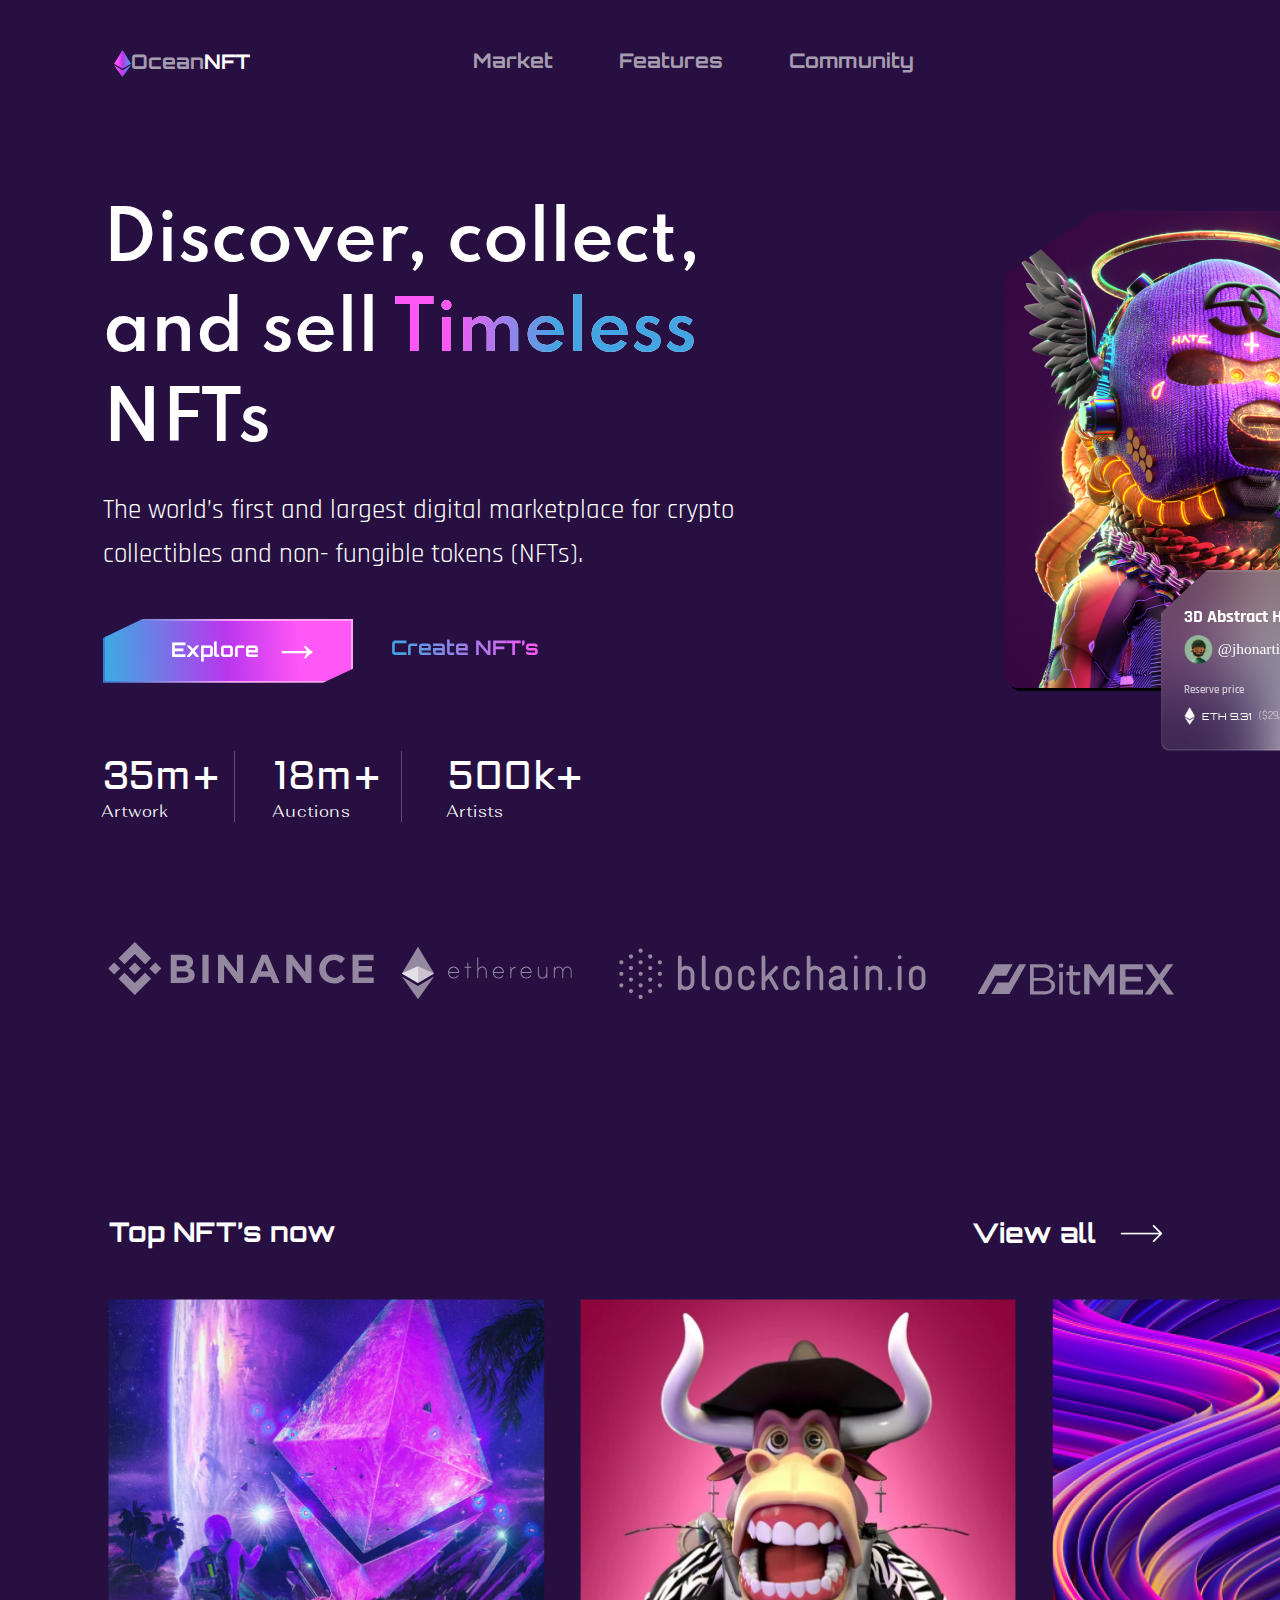
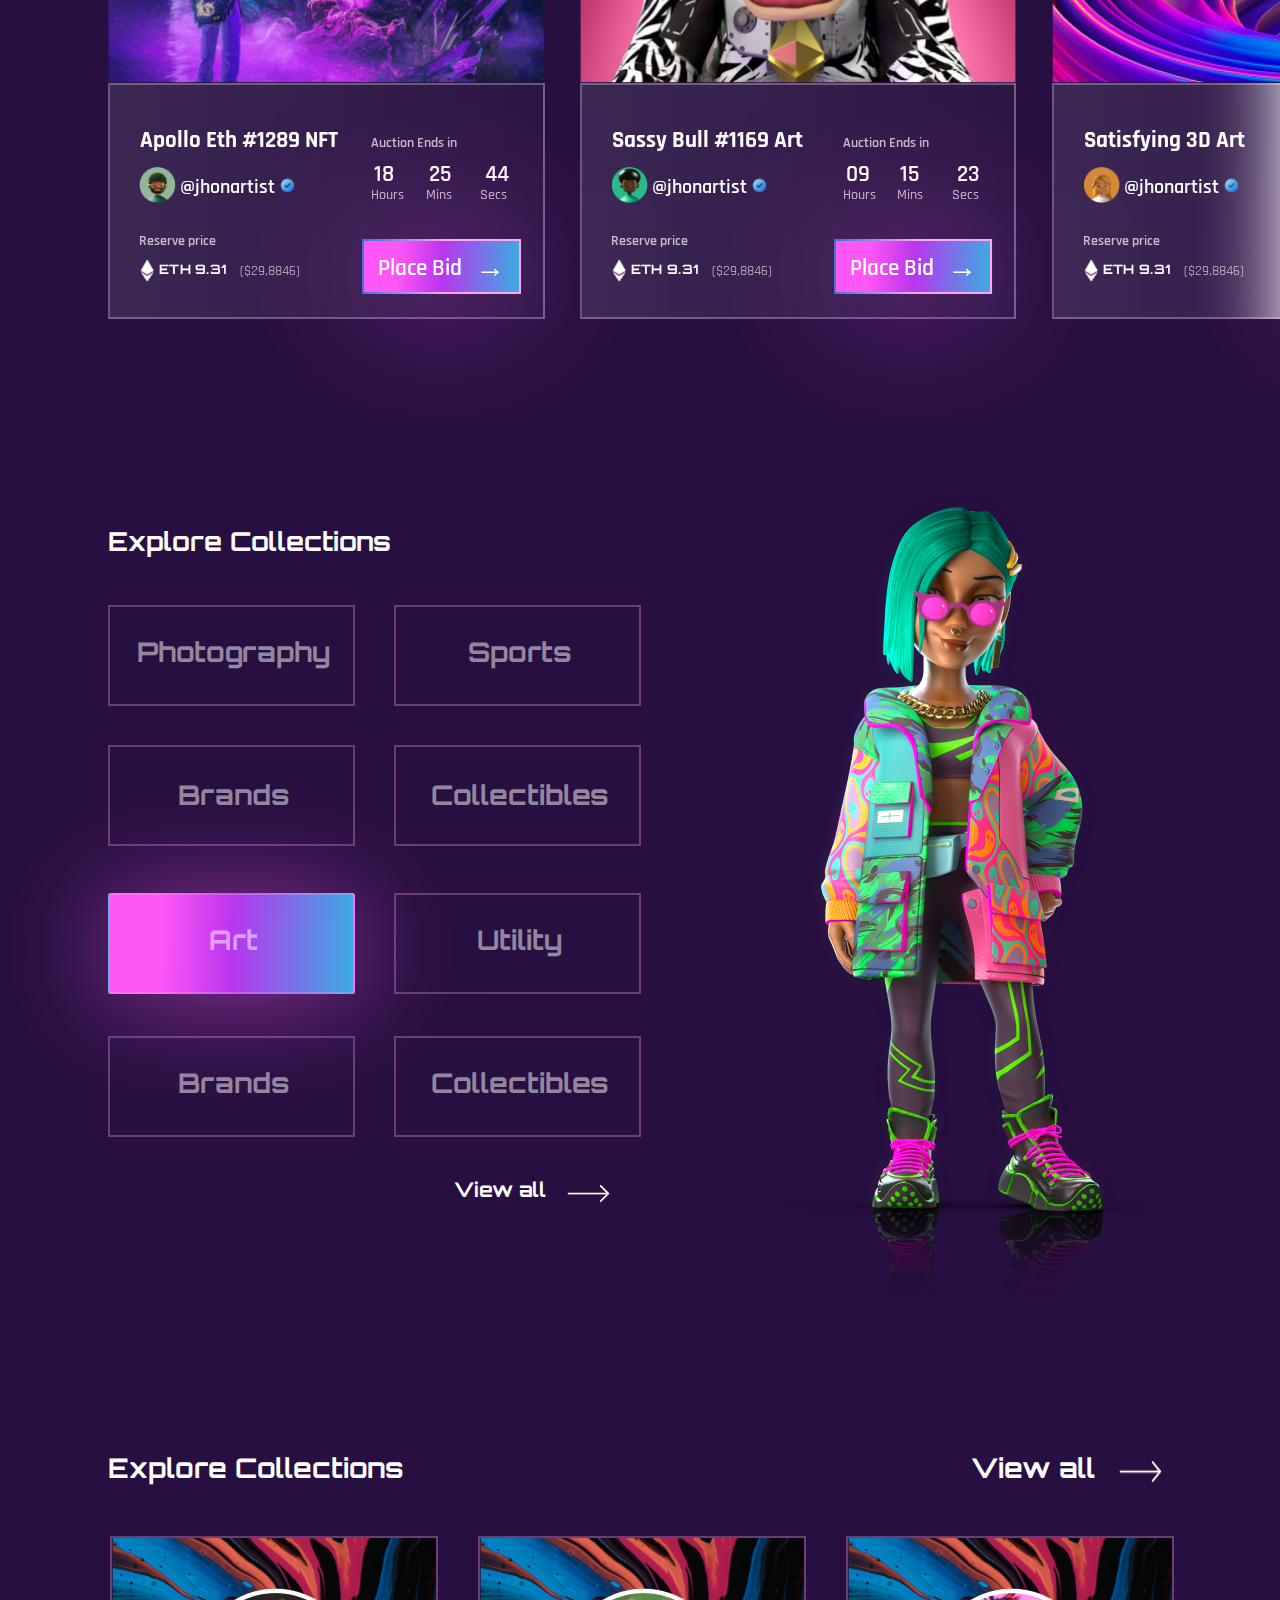
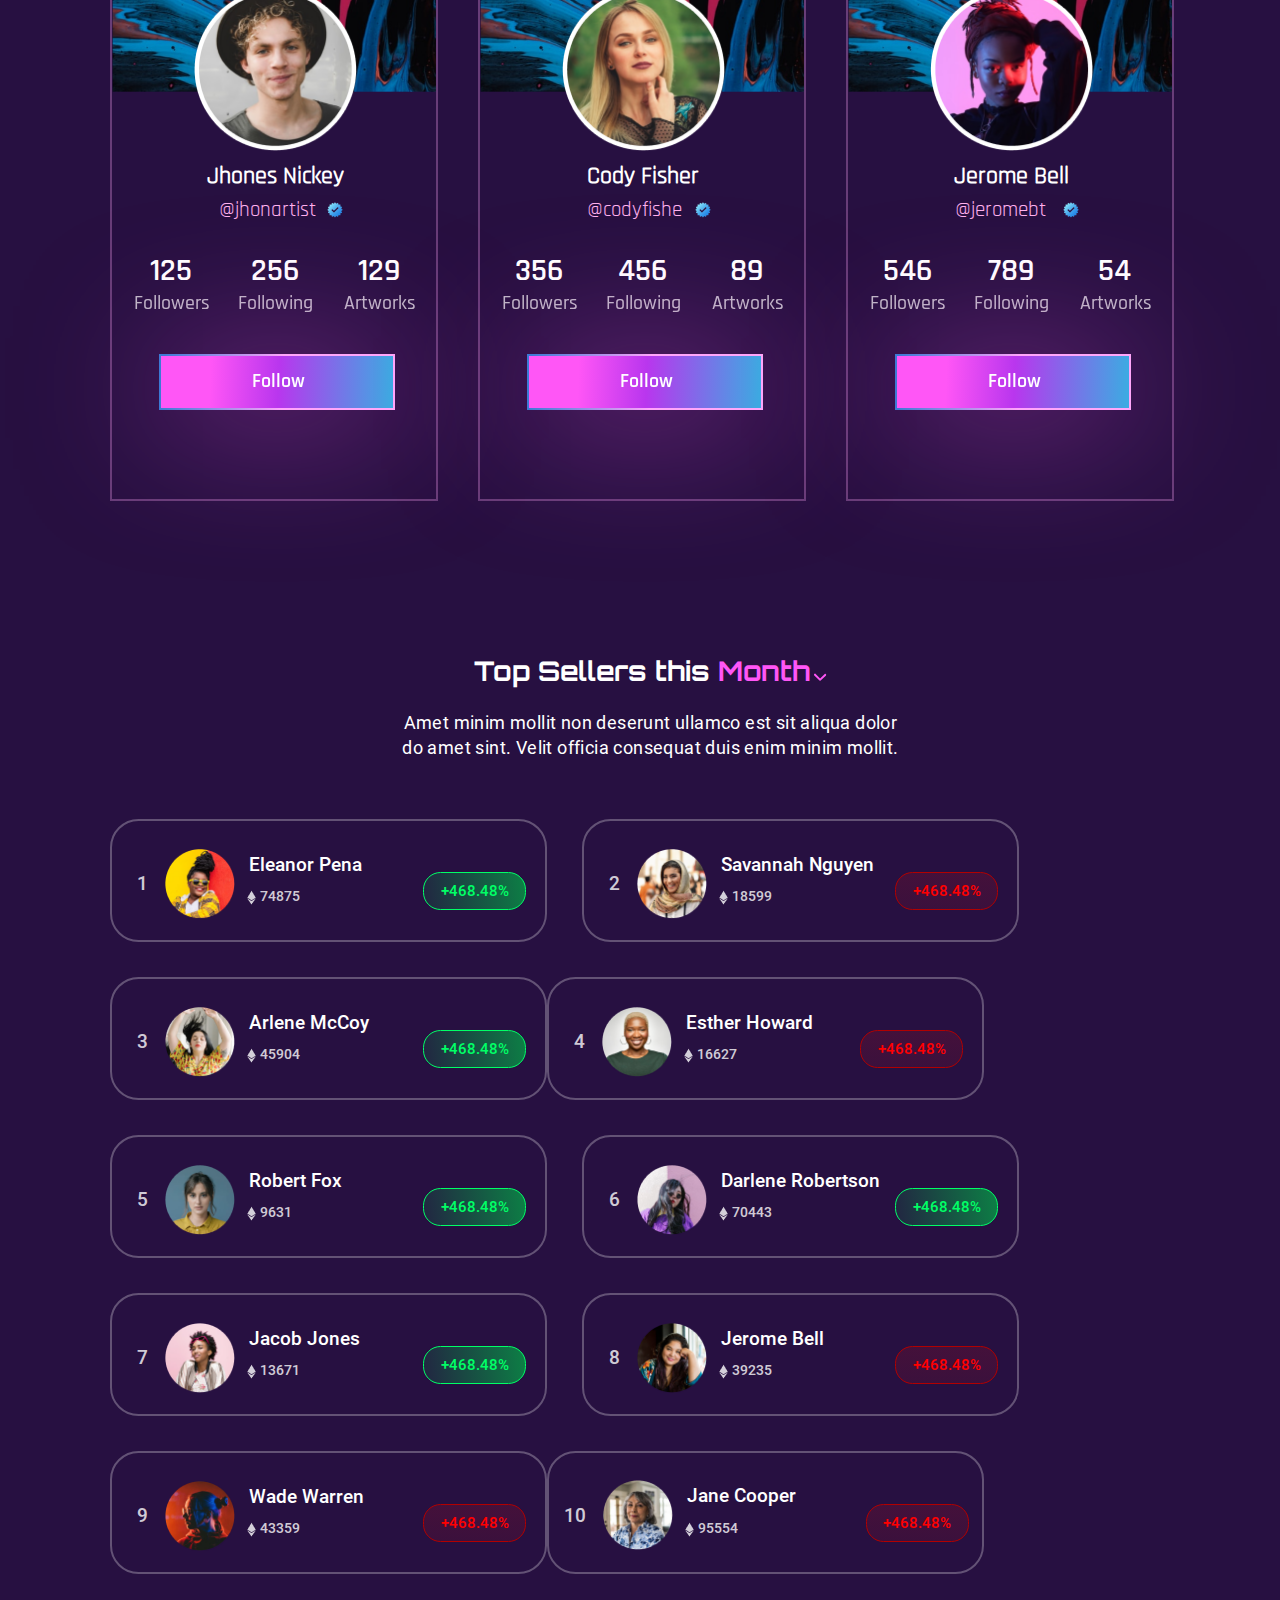
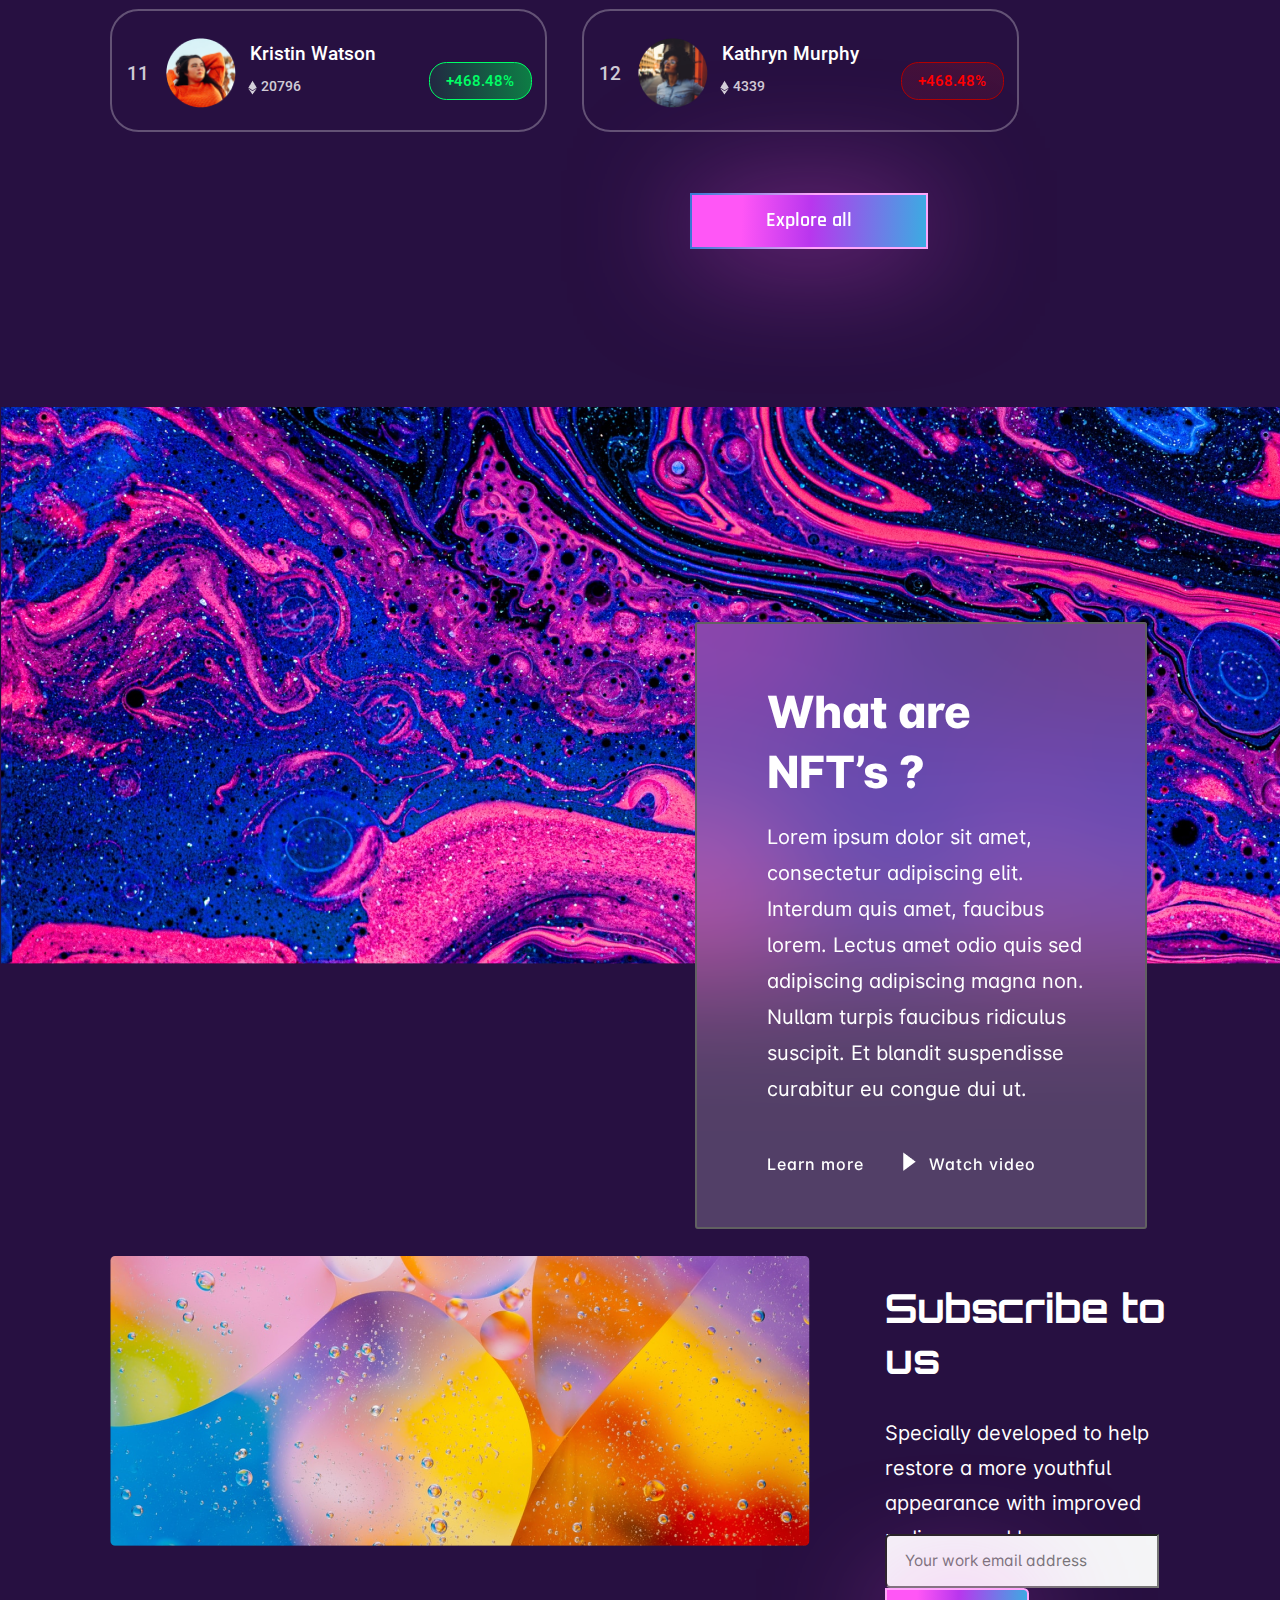
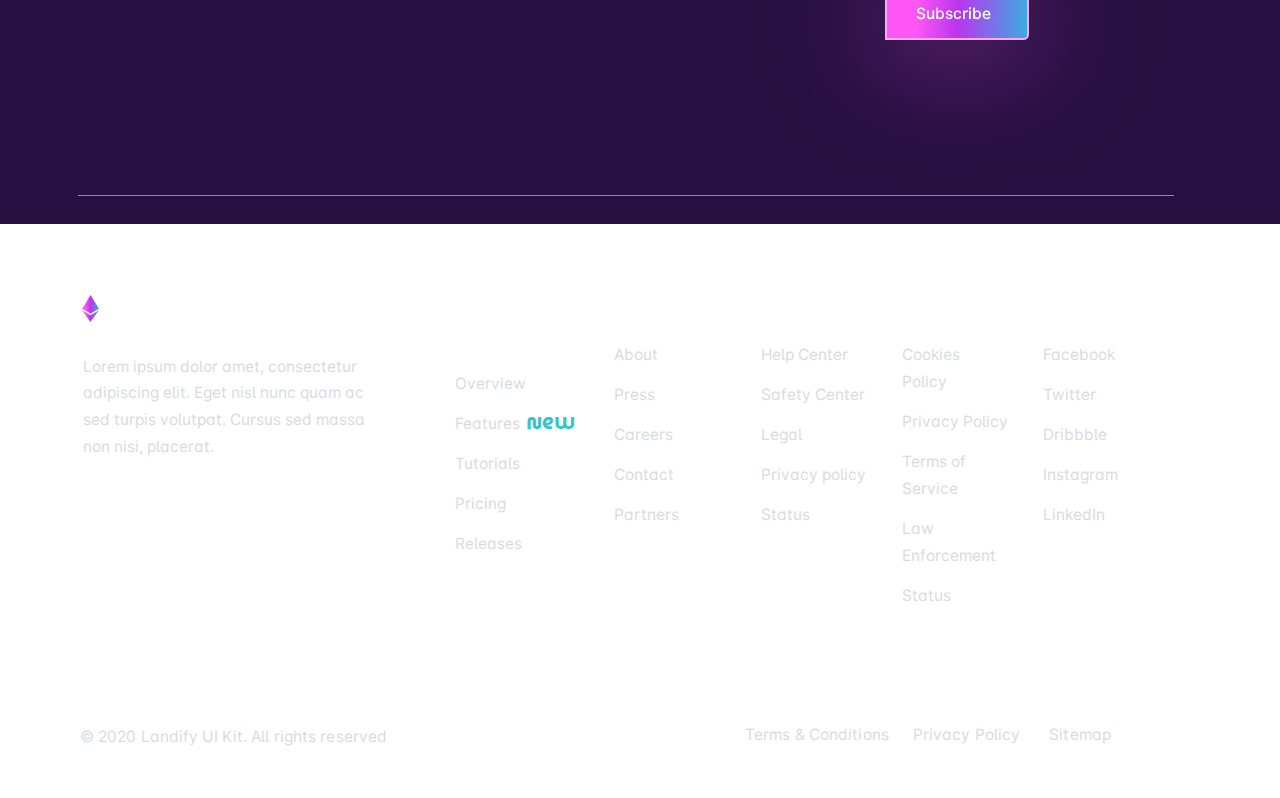
<file: index.html>
<!DOCTYPE html>
<html lang="en">
<head>
    <meta charset="UTF-8">
    <meta http-equiv="X-UA-Compatible" content="IE=edge">
    <meta name="viewport" content="width=device-width, initial-scale=1.0">
    <title>Document</title>
    <link rel="preconnect" href="https://fonts.googleapis.com">
<link rel="preconnect" href="https://fonts.gstatic.com" crossorigin>
<link href="https://fonts.googleapis.com/css2?family=Orbitron:wght@400;700&display=swap" rel="stylesheet">

    <link rel="stylesheet" href="index.css">
    <link rel="stylesheet" href="media.css">
    <link rel="stylesheet" href="fonts.css">
</head>
<body>
    <div class="wrapper">
        <div class="_container">
        <!--Header------------------------------------------>
        <header class="nft-header">
    <nav class="nft-navigation">
      <div class="navigation-container _navigation-hover">
        
        <div class="header-logo_wrapper">
         <img  class="header-logo_img" src="logo/nft.svg" alt="">
        <span class="header-logo_text1">Ocean</span>
        <span class="header-logo_text2">NFT</span>
        </div>
        <div class="navigation-link_container">
        <a href="">Market</a>
        <a href="">Features</a>
        <a href="">Community</a>
        </div>
        <div class="navigation-icon_container">
        <img src="icon/basket.svg" alt="">
        <img src="icon/person.png" alt="">
        </div>
        <div class="header-gamburger"><span></span></div>
        <div class="gamburger-hover">
            <a href="#">Market</a>
            <a href="#">Features</a>
            <a href="#">Community</a>
        </div>
        <div class="gamburger-close"><span></span></div>

        </div>   
    </nav>
        </header>
        <!--Explore section--------------------------------->
        <section class="explore">
            <div class="explore-container">
                <div class="explore-wrapper">
                <div class="explore-body">
            <div class="explore-title">Discover, collect, and sell <span class="explore-title_span">Timeless</span> NFTs</div>
            <div class="explore-text">The world’s first and largest digital 
                marketplace for crypto collectibles and non- fungible tokens 
                (NFTs). </div>
            <div class="explore-button">
                
               <div class="first-button"><button class="explore-but_1"><span>Explore</span></button></div>
               
               <button class="explore-but_2"><span>Create NFT’s</span></button>
            </div>
            <div class="explore-statistics">
                <div class="explore-statistics_item"><span class="statistics-amount">35m+</span><span class="statistics-name">Artwork</span></div>
                <div class="explore-statistics_item _statistic-item_middle"><span class="statistics-amount">18m+</span><span class="statistics-name">Auctions</span></div>
                <div class="explore-statistics_item"><span class="statistics-amount">500k+</span><span class="statistics-name">Artists</span></div>
            </div>
                </div>
                
                
            <div class="explore-logos">
                <img src="logo/Binance_logo logo.svg" alt="binance">
                <img src="logo/Ethereum logo.svg" alt="ethereum">
                <img src="logo/Logo_of_Blockchain.io logo.svg" alt="blockchain">
                <img src="logo/bitmex 1.svg" alt="bitmex">
            </div>
            <div class="explore-pictures">
               <div class="explore-firstPic"><img src="img/first-pic.png" alt="" ></div>
                <div class="body-item_card_explore">
                    <div class="item-personification_body_explore">
                        <h3>3D Abstract Hand</h3>
                        <div class="person-logo_explore">
                            <img class="person-logo_avatar_explore" src="icon/card1.png" alt="">
                            <span>@jhonartist</span>
                            <img class="person-logo_img_explore" src="icon/cardBall.png" alt="">
                        </div>
                        <span class="item-reservePrice_explore">Reserve price</span>
                        <div class="item-personification_price_explore">
                            <img src="icon/cardRomb.png" alt="">
                            <span class="priceSpan_explore">ETH 9.31</span>
                            <span class="priceSpan-number_explore">($29,8846)</span>
                        </div>
                    </div>
                    <div class="person-acting_body_explore">
                        <h4>Auction Ends in</h4> 
                        <div class="time-body_explore">
                        <div class="acting-time_hours_explore">
                            <span class="time-numbers_explore">18</span>
                            <span class="time-letters_explore">Hours</span>
                        </div>
                        <div class="acting-time_minutes_explore">
                            <span class="time-numbers_explore">25</span>
                            <span class="time-letters_explore">Mins</span>
                        </div>
                        <div class="acting-time_secondes_explore">
                            <span class="time-numbers_explore">44</span>
                            <span class="time-letters_explore">Secs</span>
                        </div>
                        </div>
                        <div class="acting-button_explore">
                            <a href="">Place Bid</a>
                            </div>
                    </div>
                </div>
            
            </div>
            </div>
            </div>
        </section>
        <!------------------------------------------------------------------->
        <section class="top-NFT">
            <div class="top-NFT_container">
                <div class="top-NFT_header">
                    <h2>Top NFT’s now</h2>
                    <a class= "top-NFT_link">View all</a>
                     </div>
    <!--Swiper------------------------------------------------------------------------------------------->
                  <div class="top-NFT_body">
                      <div class="top-body_item _appolo">
                        <div class="body-item_img">
                            <img src="img/card-Appolo.png" alt="">
                        </div>
                        <div class="body-item_card">
                            <div class="item-personification_body">
                                <h3>Apollo Eth #1289 NFT</h3>
                                <div class="person-logo">
                                    <img class="person-logo_avatar" src="icon/card1.png" alt="">
                                    <span>@jhonartist</span>
                                    <img class="person-logo_img" src="icon/cardBall.png" alt="">
                                </div>
                                <span class="item-reservePrice">Reserve price</span>
                                <div class="item-personification_price">
                                    <img src="icon/cardRomb.png" alt="">
                                    <span class="priceSpan">ETH 9.31</span>
                                    <span class="priceSpan-number">($29,8846)</span>
                                </div>
                            </div>
                            <div class="person-acting_body">
                                <h4>Auction Ends in</h4> 
                                <div class="time-body">
                                <div class="acting-time_hours">
                                    <span class="time-numbers">18</span>
                                    <span class="time-letters">Hours</span>
                                </div>
                                <div class="acting-time_minutes">
                                    <span class="time-numbers">25</span>
                                    <span class="time-letters">Mins</span>
                                </div>
                                <div class="acting-time_secondes">
                                    <span class="time-numbers">44</span>
                                    <span class="time-letters">Secs</span>
                                </div>
                                </div>
                                <div class="acting-button">
                                    <a href="">Place Bid</a>
                                </div>
                            </div>
                        </div>
                    </div>
                    <div class="top-body_item _sassy">
                        <div class="body-item_img">
                            <img src="img/SassyCard.png" alt="">
                        </div>
                        <div class="body-item_card">
                            <div class="item-personification_body">
                                <h3>Sassy Bull #1169 Art</h3>
                                <div class="person-logo">
                                    <img class="person-logo_avatar" src="icon/card2.png" alt="">
                                    <span>@jhonartist</span>
                                    <img class="person-logo_img" src="icon/cardBall.png" alt="">
                                </div>
                                <span class="item-reservePrice">Reserve price</span>
                                <div class="item-personification_price">
                                    <img src="icon/cardRomb.png" alt="">
                                    <span class="priceSpan">ETH 9.31</span>
                                    <span class="priceSpan-number">($29,8846)</span>
                                </div>
                            </div>
                            <div class="person-acting_body">
                                <h4>Auction Ends in</h4> 
                                <div class="time-body">
                                <div class="acting-time_hours">
                                    <span class="time-numbers">09</span>
                                    <span class="time-letters">Hours</span>
                                </div>
                                <div class="acting-time_minutes">
                                    <span class="time-numbers">15</span>
                                    <span class="time-letters">Mins</span>
                                </div>
                                <div class="acting-time_secondes">
                                    <span class="time-numbers">23</span>
                                    <span class="time-letters">Secs</span>
                                </div>
                                </div>
                                <div class="acting-button">
                                    <a href="">Place Bid</a>
                                </div>
                            </div>
                        </div>
                    </div>
                    
                      <div class="top-body_item _satisfy">
                        <div class="body-item_img">
                            <img src="img/SatisfyingCard.png" alt="">
                        </div>
                        <div class="body-item_card">
                            <div class="item-personification_body">
                                <h3>Satisfying 3D Art</h3>
                                <div class="person-logo">
                                    <img class="person-logo_avatar" src="icon/card3.png" alt="">
                                    <span>@jhonartist</span>
                                    <img class="person-logo_img" src="icon/cardBall.png" alt="">
                                </div>
                                <span class="item-reservePrice">Reserve price</span>
                                <div class="item-personification_price">
                                    <img src="icon/cardRomb.png" alt="">
                                    <span class="priceSpan">ETH 9.31</span>
                                    <span class="priceSpan-number">($29,8846)</span>
                                </div>
                            </div>
                            <div class="person-acting_body">
                                <h4>Auction Ends in</h4> 
                                <div class="time-body">
                                <div class="acting-time_hours">
                                    <span class="time-numbers">23</span>
                                    <span class="time-letters">Hours</span>
                                </div>
                                <div class="acting-time_minutes">
                                    <span class="time-numbers">32</span>
                                    <span class="time-letters">Mins</span>
                                </div>
                                <div class="acting-time_secondes">
                                    <span class="time-numbers">56</span>
                                    <span class="time-letters">Secs</span>
                                </div>
                                </div>
                                <div class="acting-button">
                                    <a href="">Place Bid</a>
                                </div>
                            </div>
                        </div>
                    </div>
            </div>
               <div class="nft-button_adaptive"><button class="slider-prev">< PREV</button><button class="slider-next">NEXT ></button></div>
            </div>
        </section>
        <!--collections folder---------------------------->
        <section class="collections-folders">
            <div class="collections-folders_container">
                <div class="collections-folders_body">
                     <h2 class="folders-title">Explore Collections</h2>
                     <div class="folders-items_body">
                     <div class="folders-item"><a href="#">Photography</a></div>
                    <div class="folders-item"><a>Sports</a></div>
                    <div class="folders-item"><a>Brands</a></div>
                    <div class="folders-item"><a>Collectibles</a></div>
                    <div class="folders-item _item"><a>Art</a></div>
                    <div class="folders-item"><a>Utility</a></div>
                    <div class="folders-item"><a>Brands</a></div>
                    <div class="folders-item"><a>Collectibles</a></div>
                     </div>
                     
                     <a href="" class="collectionsView-link">View all</a>
                     
                </div>
                <div class="collections-pic">
                    <img src="img/collections-folder_pic.png" alt="girl-collection">
                </div>
                
            </div>
        </section>
        <!--Profile collection----------------------------------------------------->
        <section class="profile-collections">
            <div class="profile-collections_container">
                <div class="profile-collections_header">
                    <span class="profile-header_title">Explore Collections</span>
                   <div class="profile-link_wrapper"><a class="profile-link" href="#">View all</a><span>-</span><img class="profile-link_arrow"src="icon/arrow-right.png" alt=""></div>
                </div>
                <div class="profile-collections_body">
                    <div class="profile-card _profile-card_firstPic">
                        <img src="img/profile_background.png" alt="" class="profile-background">
                        <img src="img/profile-avatar1.png" alt="" class="profile-avatar">
                        <h4 class="profile-avatar_name">Jhones Nickey</h4>
                        <div class="avatar-username_wrapper"><span class="profile-avatar_username">@jhonartist</span><img src="icon/cardBall.png" alt=""></div>
                        <div class="user-statistic_body">
                            <div class="user-followers"><span class="user-statistic_numbers">125</span><span class="user-statistic_letters">Followers</span></div>
                            <div class="user-following"><span class="user-statistic_numbers">256</span><span class="user-statistic_letters">Following</span></div>
                            <div class="user-artworks"><span class="user-statistic_numbers">129</span><span class="user-statistic_letters">Artworks</span></div>
                        </div>
                        <div class="profile-card_button"><a href="#">Follow</a></div>
                    </div>
                    <div class="profile-card _profile_secondCard">
                        <img src="img/profile_background.png" alt="" class="profile-background">
                        <img src="img/profile-avatar2.png" alt="" class="profile-avatar">
                        <h4 class="profile-avatar_name">Cody Fisher</h4>
                        <div class="avatar-username_wrapper"><span class="profile-avatar_username">@codyfishe</span><img src="icon/cardBall.png" alt=""></div>
                        <div class="user-statistic_body">
                            <div class="user-followers"><span class="user-statistic_numbers">356</span><span class="user-statistic_letters">Followers</span></div>
                            <div class="user-following"><span class="user-statistic_numbers">456</span><span class="user-statistic_letters">Following</span></div>
                            <div class="user-artworks"><span class="user-statistic_numbers">89</span><span class="user-statistic_letters">Artworks</span></div>
                        </div>
                        <div class="profile-card_button"><a href="#">Follow</a></div>
                    </div>
                    <div class="profile-card">
                        <img src="img/profile_background.png" alt="" class="profile-background">
                        <img src="img/profile-avatar3.png" alt="" class="profile-avatar">
                        <h4 class="profile-avatar_name">Jerome Bell</h4>
                        <div class="avatar-username_wrapper"><span class="profile-avatar_username">@jeromebt</span><img src="icon/cardBall.png" alt=""></div>
                        <div class="user-statistic_body">
                            <div class="user-followers"><span class="user-statistic_numbers">546</span><span class="user-statistic_letters">Followers</span></div>
                            <div class="user-following"><span class="user-statistic_numbers">789</span><span class="user-statistic_letters">Following</span></div>
                            <div class="user-artworks"><span class="user-statistic_numbers">54</span><span class="user-statistic_letters">Artworks</span></div>
                        </div>
                        <div class="profile-card_button"><a href="#">Follow</a></div>
                    </div>
                </div>
                <div class="profile-link_adaptive"></div>
            </div>
        </section>
        <!--Ratings-------------------------------------------------------------------------------------->
        <section class="ratings">
            <div class="ratings-container">
                <div class="ratings-header">
                    <h3 class="ratings-header_title">Top Sellers this<span> Month</span><img src="icon/ratings-arrow.svg" alt=""></h3>
                    <p class="ratings-header_text">Amet minim mollit non deserunt ullamco est 
                        sit aliqua dolor do amet sint. Velit officia consequat duis enim minim mollit.</p>
                </div>
                <div class="ratings-item_body">
                    <div class="ratings-item">
                        <div class="ratings-item_wrapper">
                        <span class="ratings-item_number">1</span>
                        <img src="img/ratings-avatar1.png" alt="" class="ratings-item_avatar">
                        <div class="ratings-item_username">
                            <span>Eleanor Pena</span>
                            <div class="ratings-item_code"><img src="icon/ratings-romb.png" alt=""><span>74875</span></div>
                        </div>
                        <a class="ratings-item_button" href="#">+468.48%</a>
                    </div>
                    </div>
                    <div class="ratings-item">
                        <div class="ratings-item_wrapper">
                        <span class="ratings-item_number">2</span>
                        <img src="img/ratings-avatar2.png" alt="" class="ratings-item_avatar">
                        <div class="ratings-item_username">
                            <span>Savannah Nguyen</span>
                            <div class="ratings-item_code"><img src="icon/ratings-romb.png" alt=""><span>18599</span></div>
                        </div>
                        <a class="ratings-item_button _ratings-item_redButton" href="#">+468.48%</a>
                    </div>
                    </div>
                    <div class="ratings-item">
                        <div class="ratings-item_wrapper">
                        <span class="ratings-item_number">3</span>
                        <img src="img/ratings-avatar3.png" alt="" class="ratings-item_avatar">
                        <div class="ratings-item_username">
                            <span>Arlene McCoy</span>
                            <div class="ratings-item_code"><img src="icon/ratings-romb.png" alt=""><span>45904</span></div>
                        </div>
                        <a class="ratings-item_button" href="#">+468.48%</a>
                    </div>
                    </div>
                    <div class="ratings-item">
                        <div class="ratings-item_wrapper">
                        <span class="ratings-item_number">4</span>
                        <img src="img/ratings-avatar4.png" alt="" class="ratings-item_avatar">
                        <div class="ratings-item_username">
                            <span>Esther Howard</span>
                            <div class="ratings-item_code"><img src="icon/ratings-romb.png" alt=""><span>16627</span></div>
                        </div>
                        <a class="ratings-item_button _ratings-item_redButton" href="#">+468.48%</a>
                    </div>
                    </div>
                    <div class="ratings-item">
                        <div class="ratings-item_wrapper">
                        <span class="ratings-item_number">5</span>
                        <img src="img/ratings-avatar5.png" alt="" class="ratings-item_avatar">
                        <div class="ratings-item_username">
                            <span>Robert Fox</span>
                            <div class="ratings-item_code"><img src="icon/ratings-romb.png" alt=""><span>9631</span></div>
                        </div>
                        <a class="ratings-item_button" href="#">+468.48%</a>
                    </div>
                    </div>
                    <div class="ratings-item">
                        <div class="ratings-item_wrapper">
                        <span class="ratings-item_number">6</span>
                        <img src="img/ratings-avatar6.png" alt="" class="ratings-item_avatar">
                        <div class="ratings-item_username">
                            <span>Darlene Robertson</span>
                            <div class="ratings-item_code"><img src="icon/ratings-romb.png" alt=""><span>70443</span></div>
                        </div>
                        <a class="ratings-item_button" href="#">+468.48%</a>
                    </div>
                    </div>
                    <div class="ratings-item">
                        <div class="ratings-item_wrapper">
                        <span class="ratings-item_number">7</span>
                        <img src="img/ratings-avatar7.png" alt="" class="ratings-item_avatar">
                        <div class="ratings-item_username">
                            <span>Jacob Jones</span>
                            <div class="ratings-item_code"><img src="icon/ratings-romb.png" alt=""><span>13671</span></div>
                        </div>
                        <a class="ratings-item_button" href="#">+468.48%</a>
                    </div>
                    </div>
                    <div class="ratings-item">
                        <div class="ratings-item_wrapper">
                        <span class="ratings-item_number">8</span>
                        <img src="img/ratings-avatar8.png" alt="" class="ratings-item_avatar">
                        <div class="ratings-item_username">
                            <span>Jerome Bell</span>
                            <div class="ratings-item_code"><img src="icon/ratings-romb.png" alt=""><span>39235</span></div>
                        </div>
                        <a class="ratings-item_button _ratings-item_redButton" href="#">+468.48%</a>
                    </div>
                    </div>
                    <div class="ratings-item">
                        <div class="ratings-item_wrapper">
                        <span class="ratings-item_number">9</span>
                        <img src="img/ratings-avatar9.png" alt="" class="ratings-item_avatar">
                        <div class="ratings-item_username">
                            <span>Wade Warren</span>
                            <div class="ratings-item_code"><img src="icon/ratings-romb.png" alt=""><span>43359</span></div>
                        </div>
                        <a class="ratings-item_button _ratings-item_redButton" href="#">+468.48%</a>
                    </div>
                    </div>
                    <div class="ratings-item">
                        <div class="ratings-item_wrapper">
                        <span class="ratings-item_number">10</span>
                        <img src="img/ratings-avatar10.png" alt="" class="ratings-item_avatar">
                        <div class="ratings-item_username">
                            <span>Jane Cooper</span>
                            <div class="ratings-item_code"><img src="icon/ratings-romb.png" alt=""><span>95554</span></div>
                        </div>
                        <a class="ratings-item_button _ratings-item_redButton" href="#">+468.48%</a>
                    </div>
                    </div>
                    <div class="ratings-item">
                        <div class="ratings-item_wrapper">
                        <span class="ratings-item_number">11</span>
                        <img src="img/ratings-avatar11.png" alt="" class="ratings-item_avatar">
                        <div class="ratings-item_username">
                            <span>Kristin Watson</span>
                            <div class="ratings-item_code"><img src="icon/ratings-romb.png" alt=""><span>20796</span></div>
                        </div>
                        <a class="ratings-item_button" href="#">+468.48%</a>
                    </div>
                    </div>
                    <div class="ratings-item">
                        <div class="ratings-item_wrapper">
                        <span class="ratings-item_number">12</span>
                        <img src="img/ratings-avatar12.png" alt="" class="ratings-item_avatar">
                        <div class="ratings-item_username">
                            <span>Kathryn Murphy</span>
                            <div class="ratings-item_code"><img src="icon/ratings-romb.png" alt=""><span>4339</span></div>
                        </div>
                        <a class="ratings-item_button _ratings-item_redButton" href="#">+468.48%</a>
                    </div>
                    </div>
                </div>
                <div class="ratings-button_wrapper">
                <a class="ratings-sectionButton" href="#">Explore all</a>
                <img class="ratings-arrow" src="icon/arrow-right.png" alt="">
                <span class="raitings-span_before">-</span>
               <!--<span class="raitings-span_after">-</span>-->
                </div>
            </div>
        </section>
        <!--About NFT----------------------------------------------------------------------------------------------->
        <section class="about-NFT">
            <div class="about-NFT_container">
                <img class="about-NFT_img" src="img/about-NFT_background.png" alt="">
                <img class="about-NFT_imgAdaptive" src="img/about-NFT_adaptive.png" alt="">
                <div class="NFT-explanation_body">
                    <div class="NFT-explanation_container">
                        <h2 class="NFT-explanation-title">What are NFT’s ?</h2>
                        <p class="NFT-explanation-text">Lorem ipsum dolor sit amet, consectetur 
                            adipiscing elit. Interdum quis amet, faucibus lorem. Lectus amet odio
                             quis sed adipiscing adipiscing magna non. Nullam turpis faucibus ridiculus
                              suscipit. Et blandit suspendisse curabitur eu congue dui ut.</p>
                              <div class="explanation-button_wrapper">
                        <a href="" class="NFT-explanation-link1">Learn more</a>
                        <a href="" class="NFT-explanation-link2">Watch video</a>
                              </div>
                    </div>
                </div>
            </div>
        </section>
        <!--Subscription-------------------------------------------------------------------->
        <section class="subscription">
            <div class="subscription-container">
                <div class="subscription-img"><img class="subscription-img_desctop"src="img/subscription-cover.png" alt="subscription-cover"></div>
                <img class="subscription-img_adaptive" src="img/subscription-adaptive.png" alt="">
                <div class="subscription-form_body">
                    <h3 class="subscription-form_title">Subscribe to us</h3>
                    <p class="subscription-form_text">Specially developed to help restore a more youthful appearance 
                        with improved radiance and bounce.</p>
                    <form action="#" class="subscription-form_form">
                     <input type="text" placeholder="Your work email address">
                     <button aria-haspopup=""><span>Subscribe</span></button>
                    </form>
                </div>
            </div>
        </section>
        <!--Site navigation-->
        <section class="site-navigation">
            
            <div class="site-navigation_container">
                <div class="site-navigation_body">
                <div class="site-navigation_socialmedia">
                    <div class="socialmedia-logo_wrapper">

                    <img src="logo/nft.svg" alt="">
                    <h4 class="socialmedia-title">OceanNFT </h4>
                    </div>
                    <p class="socialmedia-text">Lorem ipsum dolor amet, consectetur adipiscing elit. Eget nisl nunc 
                        quam ac sed turpis volutpat. Cursus sed massa non nisi, placerat.</p>
                    <div class="socialmedia-logo">
                        <div><img class="logo-bg" src="img/BG.svg" alt=""><img class="socialmedia-logo_icon" src="logo/first-logo.svg" alt=""></div>
                        <div><img class="logo-bg" src="img/BG.svg" alt=""><img class="socialmedia-logo_icon" src="logo/second-logo.svg" alt=""></div>
                        <div><img class="logo-bg" src="img/BG.svg" alt=""><img class="socialmedia-logo_icon" src="logo/third-logo.svg" alt=""></div>
                        <div><img class="logo-bg" src="img/BG.svg" alt=""><img class="socialmedia-logo_icon" src="logo/forth.svg" alt=""></div>
                    </div>
                
                </div>
                <div class="site-navigation_item _firstItem" aria-haspopup="dialog">
                    <h3 aria-haspopup="true">Market place</h3>
                <a href="#">Overview</a>
                <a href="#">Features<span>new</span></a>
                <a href="#">Tutorials</a>
                <a href="#">Pricing</a>
                <a href="#">Releases</a>
                </div>
                <div class="site-navigation_item _secondItem">
                    <h3>Collectibles</h3>
                    <a href="">About</a>
                    <a href="">Press</a>
                    <a href="">Careers</a>
                    <a href="">Contact</a>
                    <a href="">Partners</a>
                </div>
                <div class="site-navigation_item _thirdItem">
                    <h3 class="_item3">Support</h3>
                    <a href="">Help Center</a>
                    <a href="">Safety Center</a>
                    <a href="">Legal</a>
                    <a href="">Privacy policy</a>
                    <a href="">Status</a>
                </div>
                <div class="site-navigation_item _fourthItem">
                    <h3>Legal</h3>
                    <a href="">Cookies Policy</a>
                    <a href="">Privacy Policy</a>
                    <a href="">Terms of Service</a>
                    <a href="">Law Enforcement</a>
                    <a href="">Status</a>
                </div>
                <div class="site-navigation_item _fifthItem">
                    <h3>Follow us</h3>
                    <a href="">Facebook</a>
                    <a href="">Twitter</a>
                    <a href="">Dribbble</a>
                    <a href="">Instagram</a>
                    <a href="">LinkedIn</a>
                </div>
            </div> 
            
            </div>
        </section>
        <footer>
            <div class="footer-container">
                <span>© 2020 Landify UI Kit. All rights reserved</span>
                <div class="footer-link_wrapper">
                <a href="">Terms & Conditions</a>
                <a href="">Privacy Policy</a>
                <a href="">Sitemap</a>
                </div>
            </div>
        </footer>
        </div>
    </div>
   
   <script src="index.js"></script>
</body>
</html>
</file>
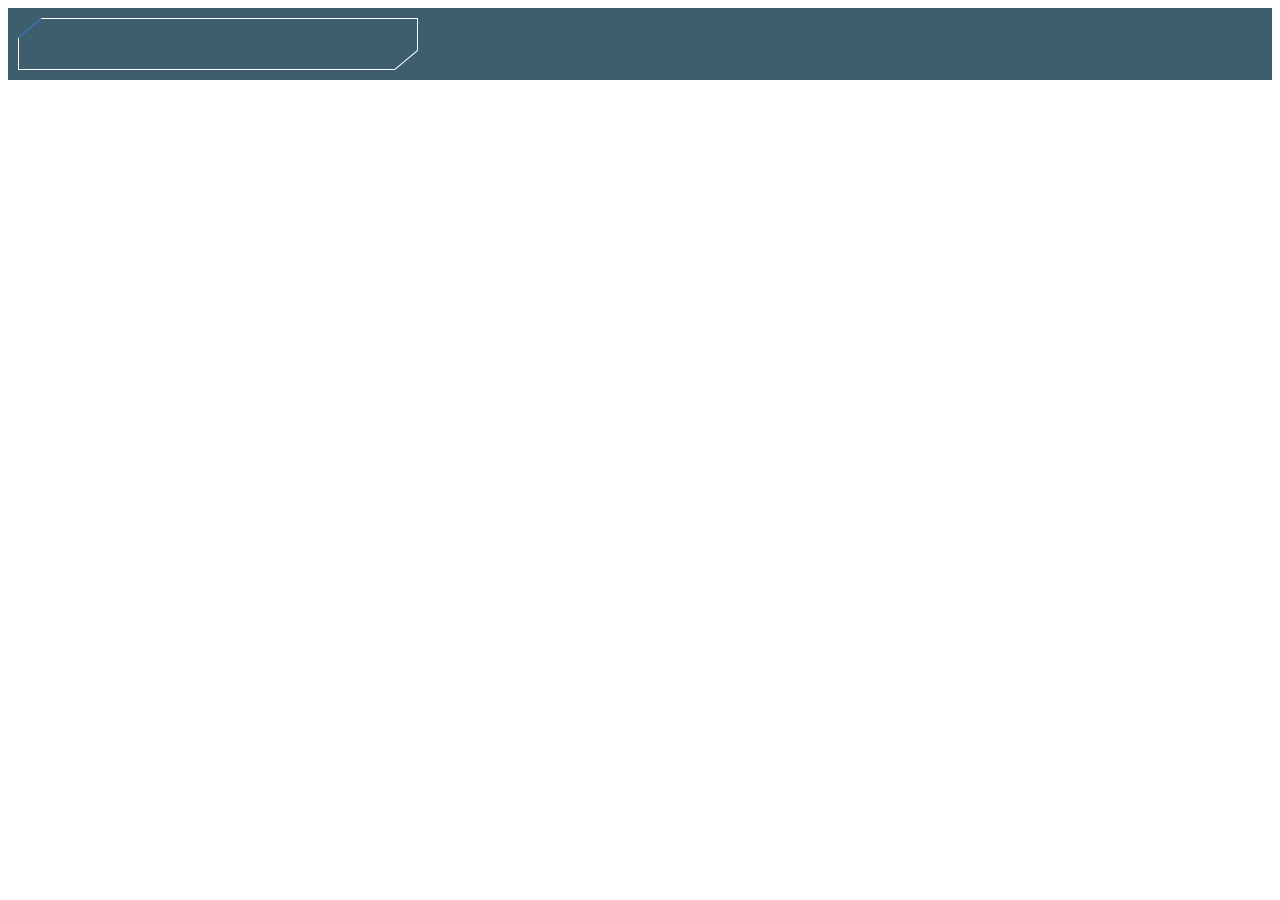
<file: work.html>
<!DOCTYPE html>
<html lang="en">
<head>
    <meta charset="UTF-8">
    <meta http-equiv="X-UA-Compatible" content="IE=edge">
    <meta name="viewport" content="width=device-width, initial-scale=1.0">
    <link rel="stylesheet" href="work.css">
    <title>Document</title>
</head>
<body>
    <div class="background">
        <div class=wrapper>
          <div class="item"></div>
        </div>
      </div>
</body>
</html>
</file>
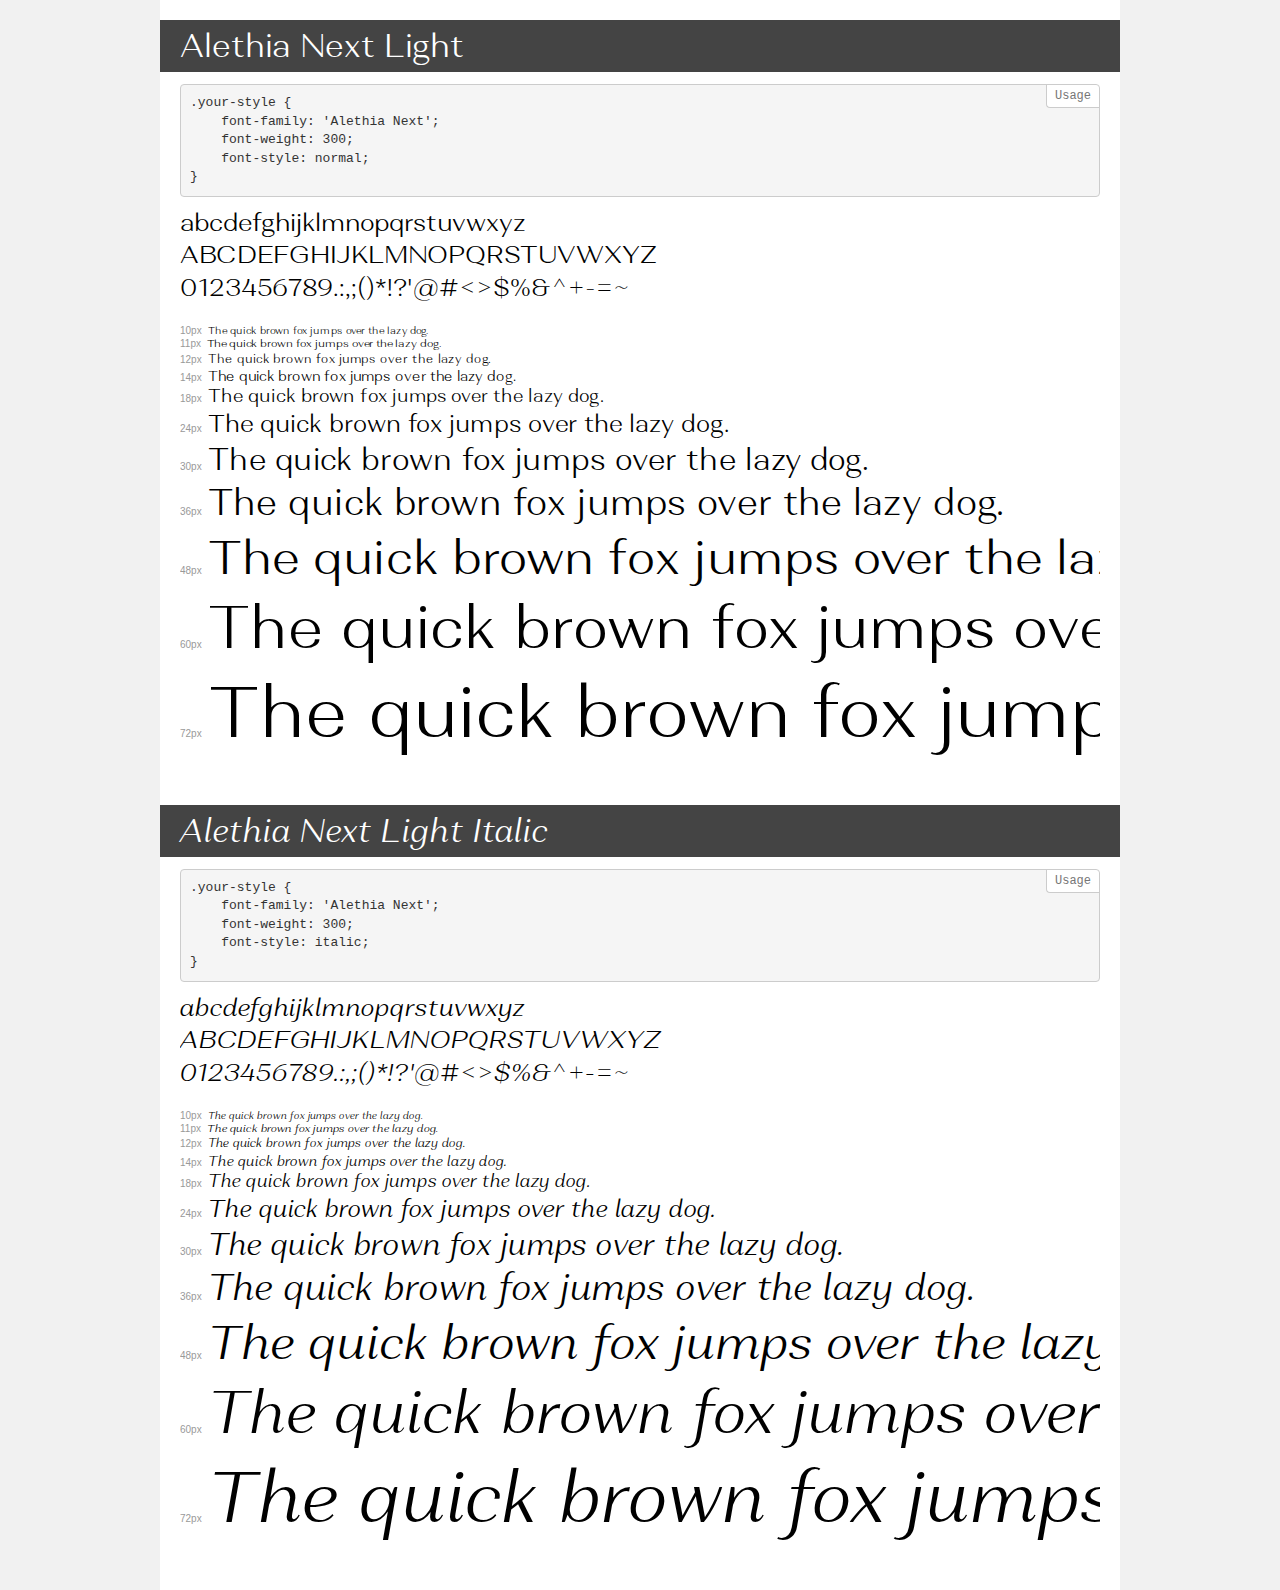
<file: font-styles/alethia/font/demo.html>
<!DOCTYPE html>
<html>
<head>
    <meta charset="utf-8">
    <meta http-equiv="X-UA-Compatible" content="IE=edge">
    <meta name="viewport" content="width=device-width, initial-scale=1">
    <meta name="robots" content="noindex, noarchive">
    <meta name="format-detection" content="telephone=no">
    <title>Transfonter demo</title>
    <link href="stylesheet.css" rel="stylesheet">
    <style>
        /*
        http://meyerweb.com/eric/tools/css/reset/
        v2.0 | 20110126
        License: none (public domain)
        */
        html, body, div, span, applet, object, iframe,
        h1, h2, h3, h4, h5, h6, p, blockquote, pre,
        a, abbr, acronym, address, big, cite, code,
        del, dfn, em, img, ins, kbd, q, s, samp,
        small, strike, strong, sub, sup, tt, var,
        b, u, i, center,
        dl, dt, dd, ol, ul, li,
        fieldset, form, label, legend,
        table, caption, tbody, tfoot, thead, tr, th, td,
        article, aside, canvas, details, embed,
        figure, figcaption, footer, header, hgroup,
        menu, nav, output, ruby, section, summary,
        time, mark, audio, video {
            margin: 0;
            padding: 0;
            border: 0;
            font-size: 100%;
            font: inherit;
            vertical-align: baseline;
        }
        /* HTML5 display-role reset for older browsers */
        article, aside, details, figcaption, figure,
        footer, header, hgroup, menu, nav, section {
            display: block;
        }
        body {
            line-height: 1;
        }
        ol, ul {
            list-style: none;
        }
        blockquote, q {
            quotes: none;
        }
        blockquote:before, blockquote:after,
        q:before, q:after {
            content: '';
            content: none;
        }
        table {
            border-collapse: collapse;
            border-spacing: 0;
        }
        /* common styles */
        body {
            background: #f1f1f1;
            color: #000;
        }
        .page {
            background: #fff;
            width: 920px;
            margin: 0 auto;
            padding: 20px 20px 0 20px;
            overflow: hidden;
        }
        .font-container {
            overflow-x: auto;
            overflow-y: hidden;
            margin-bottom: 40px;
            line-height: 1.3;
            white-space: nowrap;
            padding-bottom: 5px;
        }
        h1 {
            position: relative;
            background: #444;
            font-size: 32px;
            color: #fff;
            padding: 10px 20px;
            margin: 0 -20px 12px -20px;
        }
        .letters {
            font-size: 25px;
            margin-bottom: 20px;
        }
        .s10:before {
            content: '10px';
        }
        .s11:before {
            content: '11px';
        }
        .s12:before {
            content: '12px';
        }
        .s14:before {
            content: '14px';
        }
        .s18:before {
            content: '18px';
        }
        .s24:before {
            content: '24px';
        }
        .s30:before {
            content: '30px';
        }
        .s36:before {
            content: '36px';
        }
        .s48:before {
            content: '48px';
        }
        .s60:before {
            content: '60px';
        }
        .s72:before {
            content: '72px';
        }
        .s10:before, .s11:before, .s12:before, .s14:before,
        .s18:before, .s24:before, .s30:before, .s36:before,
        .s48:before, .s60:before, .s72:before {
            font-family: Arial, sans-serif;
            font-size: 10px;
            font-weight: normal;
            font-style: normal;
            color: #999;
            padding-right: 6px;
        }
        pre {
            display: block;
            position: relative;
            padding: 9px;
            margin: 0 0 10px;
            font-family: Monaco, Menlo, Consolas, "Courier New", monospace !important;
            font-size: 13px;
            line-height: 1.428571429;
            color: #333;
            font-weight: normal !important;
            font-style: normal !important;
            background-color: #f5f5f5;
            border: 1px solid #ccc;
            overflow-x: auto;
            border-radius: 4px;
        }
        pre:after {
            display: block;
            position: absolute;
            right: 0;
            top: 0;
            content: 'Usage';
            line-height: 1;
            padding: 5px 8px;
            font-size: 12px;
            color: #767676;
            background-color: #fff;
            border: 1px solid #ccc;
            border-right: none;
            border-top: none;
            border-radius: 0 4px 0 4px;
            z-index: 10;
        }
        /* responsive */
        @media (max-width: 959px) {
            .page {
                width: auto;
                margin: 0;
            }
        }
    </style>
</head>
<body>
<div class="page">
    <div class="demo" style="font-family: 'Alethia Next'; font-weight: 300; font-style: normal;">
        <h1>Alethia Next Light</h1>
        <pre>.your-style {
    font-family: 'Alethia Next';
    font-weight: 300;
    font-style: normal;
}</pre>
        <div class="font-container">
            <p class="letters">
                abcdefghijklmnopqrstuvwxyz<br>
ABCDEFGHIJKLMNOPQRSTUVWXYZ<br>
                0123456789.:,;()*!?'@#<>$%&^+-=~
            </p>
            <p class="s10" style="font-size: 10px;">The quick brown fox jumps over the lazy dog.</p>
            <p class="s11" style="font-size: 11px;">The quick brown fox jumps over the lazy dog.</p>
            <p class="s12" style="font-size: 12px;">The quick brown fox jumps over the lazy dog.</p>
            <p class="s14" style="font-size: 14px;">The quick brown fox jumps over the lazy dog.</p>
            <p class="s18" style="font-size: 18px;">The quick brown fox jumps over the lazy dog.</p>
            <p class="s24" style="font-size: 24px;">The quick brown fox jumps over the lazy dog.</p>
            <p class="s30" style="font-size: 30px;">The quick brown fox jumps over the lazy dog.</p>
            <p class="s36" style="font-size: 36px;">The quick brown fox jumps over the lazy dog.</p>
            <p class="s48" style="font-size: 48px;">The quick brown fox jumps over the lazy dog.</p>
            <p class="s60" style="font-size: 60px;">The quick brown fox jumps over the lazy dog.</p>
            <p class="s72" style="font-size: 72px;">The quick brown fox jumps over the lazy dog.</p>
        </div>
    </div>
    <div class="demo" style="font-family: 'Alethia Next'; font-weight: 300; font-style: italic;">
        <h1>Alethia Next Light Italic</h1>
        <pre>.your-style {
    font-family: 'Alethia Next';
    font-weight: 300;
    font-style: italic;
}</pre>
        <div class="font-container">
            <p class="letters">
                abcdefghijklmnopqrstuvwxyz<br>
ABCDEFGHIJKLMNOPQRSTUVWXYZ<br>
                0123456789.:,;()*!?'@#<>$%&^+-=~
            </p>
            <p class="s10" style="font-size: 10px;">The quick brown fox jumps over the lazy dog.</p>
            <p class="s11" style="font-size: 11px;">The quick brown fox jumps over the lazy dog.</p>
            <p class="s12" style="font-size: 12px;">The quick brown fox jumps over the lazy dog.</p>
            <p class="s14" style="font-size: 14px;">The quick brown fox jumps over the lazy dog.</p>
            <p class="s18" style="font-size: 18px;">The quick brown fox jumps over the lazy dog.</p>
            <p class="s24" style="font-size: 24px;">The quick brown fox jumps over the lazy dog.</p>
            <p class="s30" style="font-size: 30px;">The quick brown fox jumps over the lazy dog.</p>
            <p class="s36" style="font-size: 36px;">The quick brown fox jumps over the lazy dog.</p>
            <p class="s48" style="font-size: 48px;">The quick brown fox jumps over the lazy dog.</p>
            <p class="s60" style="font-size: 60px;">The quick brown fox jumps over the lazy dog.</p>
            <p class="s72" style="font-size: 72px;">The quick brown fox jumps over the lazy dog.</p>
        </div>
    </div>
</div>
</body>
</html>
</file>
<file: index.css>
/*----------------------------------------------------------------------*/
body, span, h3, h4 {
  margin: 0;
  padding: 0;
}
.wrapper {
  max-width: 1600px;
  height: 6624px;
  background-color: rgba(32, 8, 59, 0.97);
  margin: 0 auto;
  
}
._container {
  max-width: 1390px;
  margin: 0 auto;
  padding: 49.75px 106px 20px 103px;
}

.navigation-container {
  display: flex;
  padding-left: 11px;
  width: 100%;
  margin-bottom: 119px;
}
.header-logo_img {
  width: 16.58px;
  height: 26.81;
  
  
}
.header-logo_wrapper {
  max-width: 132px;
  display: flex;
  align-items: center;
  margin-right: 240px;
}
.header-logo_text1 {
  font-family: 'orbitron-bold';
  font-size: 19.8983px;
  color: rgba(255, 255, 255, 0.6);
  margin-top: 2px;
  margin-right: 0;
 }
 .header-logo_text2 {
  font-family: 'Orbitron-bold';
  font-size: 19.8983px;
  color: #FFFFFF;
  margin-top: 2px;
 }

.navigation-link_container {
  display: flex;
  justify-content: space-between;
  max-width: 450px;
  margin-left: -13px;
  margin-top: 3.5px;
}
.navigation-link_container :not(:last-child) {
  margin-right: 66px;
}
.navigation-link_container a {
  font-family: "orbitron-bold";
  font-weight: 700;
  font-size: 19.8983px;
  color: rgba(255, 255, 255, 0.6);
  text-decoration: none;
}
.navigation-icon_container {
  display: flex;
  max-width: 52px;
  margin-left: 490px;
  margin-top: 4.5px;
}
.navigation-icon_container :first-child {
  width: 22px;
  height: 21.56px;
  margin-right: 46px;
  
}
.navigation-icon_container :last-child {
  width: 22.11px;
  height: 22.11px;
}

.header-gamburger {
  position: absolute;
  left: 600px;
}
.gamburger-hover {
  display: none;
}
.gamburger-close {
  display: none;
}
/*Explore---------------------------------------------------*/
.explore {
  max-width: 100%;
}
.explore-wrapper {
position: relative;
 margin-bottom: 217px;
}
.explore-body {
max-width: 61%;
margin-right: 53px;
padding-right: 136px;

}
.explore-pictures {
  position: relative;
  margin-top: 15px;
}
.explore-title {
  font-family: 'spartan';
  font-style: normal;
  font-weight: 600;
  font-size: 66px;
  line-height: 137.4%;
  color: #FFFFFF;
  margin-bottom: 21px;
  }
  .explore-title_span {
    background: linear-gradient(272.38deg, #43A5E3 46.06%, #FF56F6 81.53%),
    linear-gradient(0deg, #FFFFFF, #FFFFFF);
    -webkit-background-clip: text;
    -webkit-text-fill-color: transparent;
    color: #0B2349;
  
  }
.explore-text {
font-family: 'rajdhani';
font-weight: 400;
font-size: 26.5px;
line-height: 44px;
color: #FFFFFF;
margin-bottom: 43px;
max-width: 657px;
fill: solid;
}
.explore-button {
  display: flex;
  max-width: 100%;
  margin-bottom: 68px;
}
.explore-but_1 {
  width: 250px;
  height: 64px;
  clip-path: polygon(16% 0, 100% 0, 100% 78%, 88% 100%, 0 100%, 0 30%);
  background: linear-gradient(-92.23deg, #FF56F6 21.43%, #B936EE 50.63%, #3BACE2 100%, #406AFF -117.04%);
  box-shadow: 0px 4.42184px 107.23px rgba(255, 86, 246, 0.51);
  backdrop-filter: blur(106.124px);
  border-radius: 2.21092px;
  border: 2.21px solid;
  border-image-source: linear-gradient(272.52deg, #FFA6FA 47.49%, #3C79D5 98.81%);
  border-image-slice: 1;
  transform: matrix(1, 0, 0, 1, 0, 0);
  color: #FFFFFF;
  font-family: 'orbitron-bold';
  font-size: 19.8983px;
  margin-right: 38px;
   /*-webkit-clip-path: polygon(19% 0, 100% 0, 100% 78%, 82% 100%, 0 99%, 0 17%);*/
  display: flex;
  position: relative;
  }
  /*.explore-but_1::before {
  border-right: 1px solid rgba(32, 8, 59, 0.97);
  width: 15px;
  height: 30px;
  content: '';
  position: absolute;
  transform: rotate(50deg);
  left: -5px;
  top: -13px;
 /* background: rgb(41, 18, 66);
  background: rgb(36, 18, 63);
  }*/
  
 .explore-but_1 span {
  margin-left: 60px;
  line-height: 0;
  margin-top: 30px;
 }
 .explore-but_1 span::after {
  content: '→';
  color: #FFFFFF;
  font-size: 52px;
  margin-left: 12px;
  margin-top: -4px;
  height: 0;
  position: absolute;
 }

.explore-but_2 {
font-family: 'orbitron-bold';
font-style: normal;
font-weight: 700;
font-size: 20px;
line-height: 25px;
background: linear-gradient(90deg, #42A6E3 2.33%, #FF56F6 101.4%);
-webkit-background-clip: text;
-webkit-text-fill-color: transparent;
background-clip: text;
border: none;
width: 148.13px;
padding: 0;
}
.explore-but_2 span {
  margin: 0;
}
.explore-statistics {
  display: flex;
  max-width: 530px;
  margin-bottom: 137px;
  margin-top: 13px;
}
.explore-statistics_item {
  flex: 0 1  168px;
}
.explore-statistics div:last-child {

padding-left: 45.98px;
}
._statistic-item_middle {
  border-right: 1.11px solid #FFFFFF42;
  border-left: 1.11px solid #FFFFFF42;
  width: 170px;
  margin-left: -37px;
  padding-left: 39px;
  box-sizing: border-box;
}
.statistics-amount {
font-family: 'Aldrich';
font-size: 39.7965px;
line-height: 45px;
display: flex;
align-items: center;
letter-spacing: 0.221092px;
color: #FFFFFF;
padding-top: 5px;
}

.statistics-name {
font-family: 'alethia';
font-size: 17px;

color: #FFFFFF;
margin-left: -1.7px;
}
.explore-firstPic {
  max-width: 402px;
  height: 487px;
  clip-path: polygon(23% 0, 100% 0, 100% 100%, 0 100%, 0 13%);
  
}
.explore-firstPic img {
  border-radius: 13px;
  box-shadow: 3px 3px #000000;
}
.explore-secondPic {
  z-index: 3;
  margin-top: -118px;
  margin-left: 156px;
}
.explore-logos {
  display: flex;
  justify-content: space-between;
  flex-wrap: wrap;
  width: 100%;
  margin-top: -10px;
  }
  .explore-logos :first-child {
    margin-top: -11px;
    margin-left: 5px;
  }
  .explore-logos :nth-child(2) {
    margin-top: -3px;
  }
  .explore-logos :nth-child(3) {
    margin-top: -3px;
  }
  .explore-logos :last-child {
    margin-top: 10px;
   }
  .explore-pictures {
    position: absolute;
    top: 0;
    left: 902px;
    max-height: 540px;
    margin-right: 103px;
  }
  /*explore card------------------------------------------------*/
  .body-item_card_explore {
    display: flex;
    background: linear-gradient(90deg, rgba(255, 255, 255, 0.1) -1.52%, rgba(255, 255, 255, 0.024) 104.35%);
    backdrop-filter: blur(39.6002px);
    padding: 28px 20px 8px 21px;
    height: 181px;
    max-width: 336px;
    position: absolute;
    top: 359px;
    left: 156px;
    border: 2.21px solid rgba(255, 255, 255, 0.1);
    border-radius: 8.84367px;
    /*-webkit-clip-path: polygon(18% 0, 100% 0, 100% 100%, 0 100%, 0 17%);*/
    clip-path: polygon(14% 0, 100% 0, 100% 100%, 0 100%, 0 24%);
    box-sizing: border-box;
   }
  .item-personification_body_explore {
    flex: 0 1 55%;
    max-width: 148px;
    max-height: 100%;
    margin-right: 23px;
   }
   .item-personification_body_explore h3 {
    width: 148.13px;
    height: 35.37px;
    font-family: 'rajdhani-bold';
    font-size: 17.6873px;
    line-height: 35.37px;
    color: #FFFFFF;
    }
   .person-logo_explore {
    display: flex;
    justify-content: left;
    align-items: center;
   }
   .person-logo_explore :last-of-type {
    margin-right: 5px;
   }
   .person-logo_explore span {
    width: 74.07px;
    height: 15.37px;
    font-size: 15.4764px;
    line-height: 14.7px;
    color: #FFFFFF;
  }
   .person-logo_avatar_explore {
    width: 28.74px;
    height: 28.74px;
    margin-right: 5px;
   }
   .person-logo_img_explore {
    width: 15.84px;
    height: 17.28px;
   }
   .item-reservePrice_explore {
    font-family: 'rajdhani-semibold';
    font-size: 11px;
    margin-top: 21px;
    display: flex;
    align-items: center;
    color: #FFFFFF;
    opacity: 0.7;
   }
   .item-personification_price_explore {
    display: flex;
    justify-content: left;
    align-items: center;
    margin-top: -3px ;
   }
   .item-personification_price_explore img {
    width:10.93px;
    height:17.8px
   }
   .priceSpan_explore {
    font-family: 'Orbitron';
    font-style: bold;
    font-size: 9.7177px;
    line-height: 16px;
    color: #FFFFFF;
    margin-left: 7px;
    margin-right: 7px;
   }
   .priceSpan-number_explore {
    font-family: 'Rajdhani';
    font-style: regular;
    font-weight: 400;
    font-size: 11.0546px;
    line-height: 46px;
    display: flex;
    align-items: center;
    color: #FFFFFF;
    opacity: 0.7;
   }
   .person-acting_body_explore {
    display: flex;
    flex-direction: column;
    width: 119px;
    }
   .person-acting_body_explore h4 {
    max-width: 100%;
    height: 33px;
    margin-left: 8px;
    font-family: 'Rajdhani-semibold';
    font-weight: 600;
    font-size: 11.0546px;
    line-height: 20px;
    display: flex;
    align-items: center;
    color: #FFFFFF;
    opacity: 0.7;
   }
   .time-body_explore {
    display: flex;
    flex-wrap: nowrap;
    text-align: justify;
    width: 130px;
    margin-bottom: 20px;
   }
   .acting-time_hours_explore {
    flex: 0 1 33.33%;
    margin-left: 7px;
    margin-top: -3px;
   }
   .time-numbers_explore {
    font-family: 'rajdhani-semibold';
    font-size: 17.6873px;
    display: flex;
    align-items: center;
    color: #FFFFFF;
    max-width: 20px;
   }
   .time-letters_explore {
    font-family: 'rajdhani-medium';
    font-size: 11.0546px;
    display: flex;
    align-items: center;
    color: #FFFFFF;
    opacity: 0.7;
    margin-top: 2px;
   }
   .acting-time_minutes_explore {
    flex: 0 1 33.33%;
    margin-left: 7px;
    margin-top: -3px;
   }
   .acting-time_secondes_explore {
    flex: 0 1 33.33%;
    margin-left: 7px;
    margin-top: -3px;
   }
   .acting-button_explore {
    display: flex;
    justify-content: center;
    align-items: center;
    max-width: 125px;
    height: 36px;
    background: linear-gradient(92.23deg, #FF56F6 21.43%, #B936EE 50.63%, #3BACE2 100%, #406AFF 117.04%);
    box-shadow: 0px 5.76002px 139.681px rgba(255, 86, 246, 0.51);
    backdrop-filter: blur(138.241px);
    border: 2.88px solid;
    border-image-source: linear-gradient(272.52deg, #FFA6FA 47.49%, #3C79D5 98.81%);
    border-image-slice: 1;
    margin-top: 8px;
   }
   .acting-button_explore a {
    font-family: 'rajdhani-semibold';
    font-size: 17.6px;
    /*line-height: 23px;*/
    color: #FFFFFF;
    text-decoration: none;
     margin-left: -9px;
     margin-top: 6px;
    display: flex;
    align-items: center;
   }
   .acting-button_explore a::after {
    content: "→";
    font-size: 28px;
    width: 7px;
    height: 5px;
    color: #FFFFFF;
    margin-left: 12px;
    margin-top: -30px;
    }

  /*Top NFT-------------------------------------------------------*/
   .top-NFT_body {
    display: flex;
    padding-left: 5px;
   }
   
  .top-body_item:not(:last-child) {
    padding: 0 35.37px 0 0;
  }
  .top-body_item img{
    width: 100%;
    height: 100%;
    object-fit: cover;
  }
  .top-NFT_header {
    display: flex;
    justify-content: space-between;
    align-items: center;
    margin-bottom: 42px;
    margin-left: 6px;
    }
    
  .top-NFT_header a::after {
    content: url(icon/arrow-right.png);
    margin-right: -20px;
    margin-left: 15px;
   }
  
  
  .top-NFT_header h2 {
    font-family: 'orbitron-bold';
    font-weight: 700;
    font-size: 26.531px;
    margin: 0;
    margin-top: -3px;
    color: #FFFFFF;
   }
      .top-NFT_header a {
        font-family: 'orbitron-bold';
        font-weight: 700;
        font-size: 26.531px;
        line-height: 33px;
        color: #FFFFFF;
        text-decoration: none;
        margin-right: 30px;
        margin-top: 3px;
        display: flex;
        }
        .body-item_img img {
          display: block;
        }
      .body-item_card {
        display: flex;
        background: linear-gradient(90deg, rgba(255, 255, 255, 0.1) -1.52%, rgba(255, 255, 255, 0.024) 104.35%);
        backdrop-filter: blur(39.6002px);
        padding: 41px 22px 26px 30px;
        height: 236px;
        max-width: 438px;
        border: 2.88px solid #FFFFFF47;
        box-sizing: border-box; 
       }
       .item-personification_body {
        flex: 0 1 55%;
        max-width: 210px;
        max-height: 100%;
        margin: 0 auto;
        margin-right: 24px;
       }
       .item-personification_body h3 {
        font-family: 'rajdhani-bold';
        font-size: 23px;
        display: flex;
        align-items: center;
        color: #FFFFFF;
        width: 210px;
       }
       .item-personification_price {
        display: flex;
        justify-content: left;
        align-items: center;
        margin-top: 10px;
       }
       .item-personification_price img {
        width: 14px;
        height: 23px;
       }

       .item-personification_price img {
        margin-right: 5px;
       }
       .person-logo {
        display: flex;
        justify-content: left;
        align-items: center;
        margin-top: 5px;
        margin-left: -1px;
       }
       .person-logo img, span {
        margin-right: 4px;
       }
       .person-logo span{
        font-family: 'rajdhani-semibold';
        font-size: 20.1601px;
        line-height: 46px;
        color: #FFFFFF;
        margin-right: 5px;
        margin-top: 5px;
       }
       .person-logo :first-child {
        width: 37px;
       }
       .person-logo :last-child {
        width: 16px;
        height: 17px;
       }
       
       .item-reservePrice {
        font-family: 'rajdhani-semibold';
        font-size: 14px;
        display: flex;
        align-items: center;
        color: #FFFFFF;
        opacity: 0.7;
        margin-top: 23px;
        margin-left: -1px;
       }
       .priceSpan {
        font-family: 'orbitron-bold';
        font-size: 12.6587px;
        color: #FFFFFF;
        margin-top: 2px;
        letter-spacing: 0.3px;
       }
       .priceSpan-number {
        font-family: 'Rajdhani';
        font-size: 14.4001px;
        margin-left: 10px;
        margin-top: 2px;
        display: flex;
        align-items: center;
        color: #FFFFFF;
        opacity: 0.7;
       }
       .person-acting_body_explore {
        max-width: 155px;
       }
       .person-acting_body h4{
        font-family: 'rajdhani-semibold';
        font-size: 14px;
        width: 97px;
        letter-spacing: 0;
        line-height: 46px;
        display: flex;
        align-items: center;
        color: #FFFFFF;
        opacity: 0.7;
        margin-top: -5px;
        margin-left: -3px;
       }
       .time-numbers {
        font-family: 'rajdhani-semibold';
        font-size: 23.0401px;
        line-height: 17px;
        display: flex;
        align-items: center;
        color: #FFFFFF;
        margin-right: 0;
       }
       .time-letters {
        font-family: 'rajdhani-medium';
        font-size: 14.4001px;
        display: flex;
        align-items: center;
        color: #FFFFFF;
        opacity: 0.7;
        margin-top: 4px;
        margin-bottom: 26px;
        margin-left: -3px;
        margin-right: 0;
       }
       .person-acting_body {
        display: flex;
        flex-direction: column;
       }
       .time-body {
        display: flex;
        flex-wrap: nowrap;
       }
       .acting-time_hours {
        flex: 0 1 33.33%;
        margin-right: 3px;
       }
       .acting-time_minutes {
        flex: 0 1 33.33%;
        margin-right: 13px;
       }
       .acting-time_minutes span:first-child {
        margin-left: 8px;
       }
       .acting-time_minutes span:last-child {
        margin-left: 5px;
       }
       .acting-time_secondes {
        flex: 0 1 33.33%;
       }
       .acting-time_secondes span:first-child {
        margin-left: 8px;
       }
       .acting-time_secondes span:last-child {
        margin-left: 3px;
       }
       
       .acting-button {
        display: flex;
        justify-content: center;
        align-items: center;
        width: 158.52px;
        height: 56.96px;
        background: linear-gradient(92.23deg, #FF56F6 21.43%, #B936EE 50.63%, #3BACE2 100%, #406AFF 117.04%);
        box-shadow: 0px 5.76002px 139.681px rgba(255, 86, 246, 0.51);
        backdrop-filter: blur(138.241px);
        /*padding: 10px;*/
        border: 2.88px solid;
        border-image-source: linear-gradient(272.52deg, #FFA6FA 47.49%, #3C79D5 98.81%);
        border-image-slice: 1;
        margin-top: 10px;  
        margin-left: -12px;   
        box-sizing: border-box;  
        margin-bottom: -3px;
        position: relative;
        }
       .acting-button a {
        font-family: 'rajdhani-semibold';
        font-size: 23.0401px;
        line-height: 29px;
        color: #FFFFFF;
        text-decoration: none;
        margin-left: -42px;
        margin-top: 6px;
        position: absolute;
        
       }
       .acting-button a::after {
        content: "→";
        font-size: 30px;
        width: 33.68px;
        height: 12.01px;
        color: #FFFFFF;
        margin-left: 13px;
        position: absolute;
        }
        .nft-button_adaptive {
          display: none;
        }
        
  /*Top NFT-------------------------------------------------------*/
  

  /*Collections-folder---------------------------------------------*/
    .collections-folders_container {
    width: 100%;  
    display: flex;
    margin-bottom: 155px;
    margin-top: 212px;
    padding-left: 5px;
    }
  .collections-folders_body {
    display: flex;
    flex-direction: column;
    flex-wrap: wrap;
    max-width: 59%;
    margin-right: 92px;
    height: 100%;
  }
  .collections-pic {
    max-width: 436px;
    margin-top: -50px;
    /*flex-shrink: 1;*/
  }
  .folders-title {
    width: 100%;
    font-family: 'orbitron-bold';
    font-size: 26px;
    color: #FFFFFF;
    margin-top: 0;
    flex-shrink: 0;
    margin-bottom: 47px;
    }
    
    .folders-items_body {
      display: flex;
      flex-wrap: wrap;
    }
    .folders-items_body div:nth-child(3) {
      margin-bottom: 47px;
    }
    .folders-items_body div:nth-child(4) {
      margin-bottom: 47px;
    }
    .folders-items_body div:nth-child(5) {
      margin-bottom: 42px;
    }
    .folders-items_body div:nth-child(6) {
      margin-bottom: 42px;
    }
    .folders-items_body div:nth-child(3) a {
      margin-top: 7px;
     }
    .folders-items_body div:nth-child(4) a{
      margin-top: 7px;
    }
    .folders-item {
      width: 45.5%;
      height: 101px;
      /*width: 368.12px;
      height: 98.39px;*/
      border: 2.88px solid #FFA6FA4D;
      display: flex;
      justify-content: center;
      align-items: center;
      margin-bottom: 39px;
      box-sizing: border-box;
      
     }
     
     .folders-items_body :nth-child(2n+1) {
      margin-right: 39px;
     }
     ._item {
      background: linear-gradient(92.23deg, #FF56F6 21.43%, #B936EE 50.63%, #3BACE2 100%, #406AFF 117.04%);
      box-shadow: 0px 4.42184px 107.23px rgba(255, 86, 246, 0.51);
      backdrop-filter: blur(106.124px);
      border-radius: 2.21092px;
     }
    .folders-item a {
      text-decoration: none;
      font-family: 'orbitron-bold';
      font-size: 26.531px;
      line-height: 33px;
      text-align: center;
      color: rgba(255, 255, 255, 0.5);
      margin-left: 43px;
    }
    .collectionsView-link {
      font-family: 'orbitron-bold';
      font-size: 19.8983px;
      line-height: 25px;
      color: #FFFFFF;
      text-decoration: none;
      text-align: right;
      margin-right: 45px;
      margin-top: 4px;
      display: flex;
      justify-content: flex-end;
    }
    .collectionsView-link::after {
      content: url(icon/arrow-right.png);
      color: #FFFFFF;
      width: 48px;
      margin-left: 12px;
    }
    
    /*profile collections------------------------------------*/
    .profile-collections_container {
      display: flex;
      flex-direction: column;
      margin-bottom: 160px;
      padding-left: 5px;
    }
    
    .profile-collections_header {
      display: flex;
      justify-content: space-between;
      width: 100%;
      margin-bottom: 48px;
    }
    .profile-header_title {
      font-family: 'orbitron-bold';
      font-size: 26.53px;
      line-height: 33px;
      color: #FFFFFF;
      }
    
    .profile-link {
      display: flex;
      font-family: 'orbitron-bold';
      font-size: 26.53px;
      line-height: 33px;
      color: #FFFFFF;
      text-decoration: none;
      
     }
      .profile-link_wrapper {
        display: flex;
        margin-right: 11px;
      }  
      .profile-link_wrapper span {
        display: none;
      }
      .profile-link_arrow {
        margin-left: 15px;
      }
    .profile-collections_body {
      display: flex;
      margin-left: 2px;
    }
    
    .profile-card {
      border: 2.88px solid #FFA6FA4D;
      display: flex;
      flex-direction: column;
      align-items: center;
      height: 565px;
      max-width: 437px;
      box-sizing: border-box;
      }
     ._profile_secondCard {
      margin: 0 40px;
     }
    .profile-background {
      width: 100%;
     }
     .profile-avatar {
      max-width: 163px;
      max-height: 163px;
      margin-top: -104px;
      margin-right: -3px;
      margin-bottom: 9px;
     }
     .profile-avatar_name {
      font-family: 'rajdhani';
      font-size: 24.32px;
      color: #FFFFFF;
      margin-top: 0;
      margin-bottom: 5px;
      margin-left: 2px;
     }
     .profile-avatar_username {
      font-family: 'rajdhani';
      font-size: 21px;
      color: #FFB1EE;
      margin-right: 12px;
      width: 96px;
      margin-left: 14px;
      }
     .avatar-username_wrapper {
      display: flex;
      align-items: center;
      margin-bottom: 33px;
     }

     .user-statistic_body {
      display: flex;
      justify-content: space-around;
      margin-bottom: 45px;
      width: 100%;
      text-align: center;
      box-sizing: border-box;
      }
     .user-followers {
      display: flex;
      flex-direction: column;
      justify-content: center;
      align-items: center;
      margin-left: 7px;
     }
     .user-following {
      display: flex;
      flex-direction: column;
      margin-left: -7px;
     }
     .user-artworks {
      display: flex;
      flex-direction: column;
      margin-left: -5px;
     }
     .user-statistic_numbers {
      font-family: 'rajdhani-semibold';
      font-size: 31.69px;
      color: #FFFFFF;
      margin-left: -3px;
     }
     .user-statistic_letters {
      font-family: 'rajdhani-medium';
      font-size: 19.81px;
      opacity: 0.7;
      color: #FFFFFF;
      margin-top: 6px;
      margin-left: -1px;
     }
     .profile-card_button {
      background: linear-gradient(92.23deg, #FF56F6 21.43%, #B936EE 50.63%, #3BACE2 100%, #406AFF 117.04%);
      box-shadow: 0px 5.76002px 139.681px rgba(255, 86, 246, 0.51);
      backdrop-filter: blur(138.241px);
      border: 2.41px solid;
      border-image-source: linear-gradient(272.52deg, #FFA6FA 47.49%, #3C79D5 98.81%);
      border-image-slice: 1;
      width: 236px;
      height: 56px;
      margin-top: -5px;
      margin-left: 5px;
      display: flex;
      justify-content: center;
      align-items: center;
      box-sizing: border-box;
     }
     .profile-card_button a {
      font-family: 'rajdhani-semibold';
      font-weight: 600;
      font-size: 19.9px;
      color: #FFFFFF;
      text-decoration: none;
      margin-left: 4px;
      }
     /*.user-followers :first-child {
      font-family: Rajdhani;
      font-style: SemiBold;
      font-size: 31.69px;
      line-height: 63.38px;
      color: #FFFFFF;
     }*/
     /*Ratings----------------------------------------------------------------------------*/
     .ratings-container {
      display: flex;
      flex-direction: column;
      box-sizing: border-box;
      margin-bottom: 158px;
      margin-left: 7px;
      width: 100%;
     
     }
     .ratings-header {
      display: flex;
      flex-direction: column;
      justify-content: center;
      width: 100%;
      margin-bottom: 58px;
      margin-left: 5px;
     }
     .ratings-header_title {
      font-family: 'orbitron-bold';
      font-weight: 700;
      font-size: 26.531px;
      color: #FFFFFF;
      align-self: center;
      margin-bottom: 23px;
     }
     .ratings-header_title span {
      color: #FF56F6;
     }
     .ratings-header_text {
      width: 506.3px;
      align-self: center;
      text-align: center;
      font-family: 'roboto-regular';
      font-weight: 400;
      font-size: 17.7px;
      letter-spacing: 0.4px;
      line-height: 25px;
      color: #FFFFFF;
      margin: 0;
      margin-left: 0;
      }
     .ratings-item {
      width: 437px;
      height: 123px;
      border: 2.76px solid #FFFFFF47;
      border-radius: 28.5719px;
      display: flex;
      box-sizing: border-box;
      margin-right: 35px;
      margin-bottom: 35px;
     }
     .ratings-item_body div:nth-child(3n+3) {
      margin-right: 0;
     }
     .ratings-item_wrapper {
      width: 100%;
      display: flex;
      align-items: center;
      padding: 37px 16px 30px 25px;
      }
     .ratings-item_body {
      display: flex;
      flex-wrap: wrap;
      box-sizing: border-box;
      margin-bottom: 26px;
    }
    .ratings-item_body div:nth-child(3n+1) {
      margin-right: 35px;
    }
    .ratings-item_body div:nth-child(3n+2) {
      margin-right: 35px;
    }
    .ratings-item_body div:nth-child(10) .ratings-item_wrapper{
       margin-left: -10px;
       margin-top: -1px;
    }
    .ratings-item_body div:nth-child(11) .ratings-item_wrapper{
      margin-left: -10px;
      margin-top: -1px;
    }
    .ratings-item_body div:nth-child(12) .ratings-item_wrapper{
      margin-left: -10px;
      margin-top: -1px;
    }
     .ratings-item_number {
      font-family: 'roboto-medium';
      font-size: 19.0479px;
      color: rgba(255, 255, 255, 0.8);
      display: inline-block;
      margin-right: 17px;
     }
     .ratings-item_avatar {
      width: 70px;
      height: 70px;
      margin-right: 14px;
     }
     .ratings-item_username {
      display: flex;
      flex-direction: column;
      justify-content: space-between;
       height: 100%;
       min-width: 46%;
       margin-top: -10px;
     }
     .ratings-item_username span {
      font-family: 'roboto-medium';
      font-size: 19.0479px;
      color: #FFFFFF;
     }
     .ratings-item_code {
      margin-top: 10px;
      margin-right: 0;
     } 
     .ratings-item_code img {
      margin-top: 3px;
      vertical-align: text-top;
      margin-left: -2px;
     }
     .ratings-item_code span {
      font-family: 'roboto-medium';
      font-weight: 500;
      font-size: 13.7568px;
      color: rgba(255, 255, 255, 0.8);
      margin-left: 4px;
     }
     .ratings-item_button {
      text-decoration: none;
      min-width: 101px;
      height: 35.37px;
      background: rgba(0, 179, 71, 0.15);
      border-radius: 17.5283px;
      border: 1.13px solid;
      background: linear-gradient(262.58deg, rgba(0, 179, 71, 0.72) -7.49%, rgba(73, 182, 73, 0) 123.89%);
      font-family: 'roboto-medium';
      font-size: 14.7012px;
      color: #00FF66;
      align-self: flex-end;
      display: flex;
      align-items: center;
      justify-content: center;
      box-sizing: content-box;
      margin-left: 10px;
    }
     .ratings-sectionButton {
      width: 238px;
      height: 56px;
      background: linear-gradient(92.23deg, #FF56F6 21.43%, #B936EE 50.63%, #3BACE2 100%, #406AFF 117.04%);
      box-shadow: 0px 4.81747px 116.824px rgba(255, 86, 246, 0.51);
      backdrop-filter: blur(115.619px);
      border: 2.41px solid;
      border-image-source: linear-gradient(272.52deg, #FFA6FA 47.49%, #3C79D5 98.81%);
      border-image-slice: 1;
      font-family: 'rajdhani-semibold';
      font-size: 19.8983px;
      color: #FFFFFF;
      text-decoration: none;
      box-sizing: border-box;
      display: flex;
      align-items: center;
      justify-content: center;
      align-self: center;
      margin-right: -5px;
     }
     ._ratings-item_redButton {
      border: 1.13px solid #B20000;
      background: linear-gradient(180deg, rgba(235, 20, 20, 0.15) 0%, rgba(235, 20, 20, 0.1005) 100%);
      color: #FF0000;
      }
      .raitings-span_after {
        display: none;
      }
      .raitings-span_before {
        display: none;
      }
      .ratings-arrow {
        display: none;
      }
      .ratings-button_wrapper {
        margin-left: 580px;
      }
     /*about-NFT-----------------------------------------------------*/
     .about-NFT_container {
      margin-left: -102px;
      box-sizing: border-box;
      position: relative;
      margin-bottom: 288px;
     }
     .NFT-explanation_body {
      width: 38.5%;
      border: 2.88px solid #616161;
      background: rgba(255, 255, 255, 0.2);
      backdrop-filter: blur(72.8013px);
      border-radius: 2.88322px;
      display: flex;
      padding: 58px 47px 50px 70px;
      position: absolute;
      top: 215px;
      left: 59.2%;
      box-sizing: border-box;
      
     }
     .NFT-explanation_container {
      display: flex;
      flex-direction: column;
      align-items: center;
      max-width: 577px;
      box-sizing: border-box;
      }
      .about-NFT_imgAdaptive {
        display: none;
      }
      .NFT-explanation-title {
        margin: 0 0 17px 0;
        font-family: 'inter-extrabold';
        font-weight: 800;
        font-size: 44.5093px;
        line-height: 60px;
        font-feature-settings: 'salt' on, 'liga' off;
        color: #FFFFFF;
        align-self: flex-start;
      }
      .NFT-explanation-text {
        font-family: 'inter-regular';
        font-weight: 400;
        font-size: 20.0292px;
        line-height: 36px;
        font-feature-settings: 'salt' on, 'liga' off;
        color: #FFFFFF;
        margin: 0 0 45px 0;
      }
      .NFT-explanation-link1,
      .NFT-explanation-link2 {
        font-family: 'inter-medium';
        letter-spacing: 1px;
        font-weight: 500;
        font-size: 16px;
        line-height: 24px;
        font-feature-settings: 'salt' on, 'liga' off;
        color: #FFFFFF;
        text-decoration: none;
        
      }
      .explanation-button_wrapper {
        align-self: flex-start;
        }
      .NFT-explanation-link1 {
        margin-right: 47px;
      }
      .NFT-explanation-link2 {
        display: flex;
        display: inline-flex;
        vertical-align: middle;
        margin-left: -12px;
        margin-top: -3px;
        }
      
      .NFT-explanation-link2::before {
        content: url(icon/arrow-explanations.png);
        margin-right: 13px;
      }
      /*Explanations----------------------------------------------*/
      .subscription-container {
        max-width: 100%;
        display: flex;
        margin-left: 7px;
      }
      .subscription-form_body {
        display: flex;
        flex-direction: column;
        padding: 32px 0 0 75px;
        }
        .subscription-img_adaptive {
          display: none;
        }
      .subscription-form_title {
        font-family: 'orbitron-bold';
        font-style: normal;
        font-weight: 700;
        font-size: 39.7965px;
        line-height: 51px;
        font-feature-settings: 'salt' on, 'liga' off;
        color: #FFFFFF;
        margin-bottom: 6px;
         }
      .subscription-form_text {
        font-family: 'inter-regular';
        font-style: normal;
        font-weight: 400;
        font-size: 20px;
        line-height: 35px;
        font-feature-settings: 'salt' on, 'liga' off;
        color: #FFFFFF;
        max-height: 53px;
        box-sizing: border-box;
        
      }
      .subscription-form_form input {
        background: #F4F5F7;
        border-radius: 5.5273px 0px 0px 5.5273px;
        display: inline-flex;
        flex-direction: row;
        padding: 15.4764px 17.6873px;
        width: 274.15px;
        font-family: 'inter-regular';
        font-size: 15.4764px;
        font-feature-settings: 'salt' on, 'liga' off;
        color: #474A57;
        box-sizing: border-box;
        margin-right: 5px;
      }
        .subscription-form_form button {
        width: 143.71px;
        height: 52px;
        background: linear-gradient(92.23deg, #FF56F6 21.43%, #B936EE 50.63%, #3BACE2 100%, #406AFF 117.04%);
        box-shadow: 0px 4.81747px 116.824px rgba(255, 86, 246, 0.51);
        backdrop-filter: blur(115.619px);
        border-radius: 0px 5.5273px 5.5273px 0px;
        box-sizing: border-box;
        border: 2.41px solid #FFA6FA;
        font-family: 'inter-medium';
        font-style: normal;
        font-weight: 500;
        font-size: 15.4764px;
        line-height: 22px;
        font-feature-settings: 'salt' on, 'liga' off;
        color: #FFFFFF;
      }
      
      .subscription-form_form span {
        font-family: 'inter-medium';
        margin-left: -2px;
      }
      .subscription-form_form  {
        margin-top: 45px;
      }
      /*site-navigation---------------------------------------------------------*/
      .site-navigation_container {
        margin-top: 155px;
        border-top: 1.11px solid rgb(255, 255, 255, 0.5);
        border-bottom: 1.11px solid rgb(255, 255, 255, 0.5);
        margin-left: -25px;
       }
      .site-navigation_body {
        display: flex;
        flex-wrap: nowrap;
        padding: 98px 0 73px 7px;
        margin-right: -10px;
        margin-top: 1px;
      }
      
      .site-navigation_socialmedia {
        max-width: 281px;
        padding-right: 89px;
      }
      .socialmedia-logo_wrapper {
        display: flex;
      }
      .socialmedia-logo_wrapper img {
        width: 16.6px;
        height: 27px;
        margin-left: -3px;
      }
      .socialmedia-title {
        font-family: 'orbitron-bold';
        font-style: normal;
        font-weight: 700;
        font-size: 19.8983px;
        line-height: 25px;
        color: #FFFFFF;
        margin-left: 5px;
        margin-top: 3px;
        }
      /*.socialmedia-title::before {
        content: url(logo/site-navigation_romb.png);
        
      }*/
      .socialmedia-text {
        font-family: 'inter-regular';
        font-size: 15.4764px;
        line-height: 26.7px;
        font-feature-settings: 'salt' on, 'liga' off;
        color: #D9DBE1;
        margin-top: 31px;
        margin-bottom: 25px;
        margin-left: -2px;
      }
      .socialmedia-logo {
        display: flex;
      }
      .socialmedia-logo div {
        position: relative;
      }
      .socialmedia-logo div:not(:last-child) {
        margin-right: 15px;
      }
       .logo-bg {
        width: 26.53;
        height: 25.53;
        
       }
     .socialmedia-logo_icon {
      margin-left: -22px;
      position: absolute;
      margin-top: 7px;
     }
     .site-navigation_item {
      display: flex;
      flex-direction: column;
      width: 12.6%;
      margin-right: 35px;
     }
     .site-navigation_item h3 {
      font-family: 'inter-medium';
      font-style: normal;
      font-weight: 500;
      font-size: 19.8983px;
      line-height: 29px;
      font-feature-settings: 'salt' on, 'liga' off;
      color: #FFFFFF;
      margin-bottom: 17px;
    }
    .site-navigation_item a {
      font-family: 'inter-regular';
      font-style: normal;
      font-weight: 400;
      font-size: 15.4764px;
      line-height: 27px;
      font-feature-settings: 'salt' on, 'liga' off;
      color: #D9DBE1;
      text-decoration: none;
      margin-bottom: 13px;
    }
    .site-navigation_item span {
      font-family: 'museomoderno';
      font-size: 22px;
      line-height: 25px;
      color: #2EC5CE;
      margin-left: 6px;
    }
    /*footer------------------------------------------------------------------------------*/
    .footer-container {
      margin-left: -23px;
      display: flex;
      justify-content: space-between;
      overflow: hidden;
      max-width: 1407px;
    }
    .footer-container span {
      font-family: 'inter-regular';
      font-style: normal;
      font-weight: 400;
      font-size: 15.4764px;
      line-height: 27px;
      font-feature-settings: 'salt' on, 'liga' off;
      color: #D9DBE1;
      margin-top: 27px;
      letter-spacing: 0.1px;
    }
    .footer-link_wrapper a {
      display: inline-block;
      text-decoration: none;
      margin-top: 25px;
      margin-bottom: 30px;
      font-family: 'inter-regular';
      font-style: normal;
      font-weight: 400;
      font-size: 15.4764px;
      line-height: 27px;
      font-feature-settings: 'salt' on, 'liga' off;
      color: #D9DBE1;
      margin-right: 8px;
      letter-spacing: 0.1px;
      }
     
    .footer-link_wrapper {
      align-self: flex-end;
      margin-right: 55px;
    }
    .footer-link_wrapper :nth-child(2) {
      display: inline-block;
      padding: 0 15px 0 11px;
      border-right: 1px solid rgba(255, 255, 255, 0.5);
      border-left: 1px solid rgba(255, 255, 255, 0.5);
      margin-right: 9px;
    }
</file>
<file: media.css>
@media only screen and (max-width: 420px) {
  body {
    box-sizing: border-box;
   }
  .wrapper {
    max-width: 375px;
    height: 6300px;
    margin: 0 auto;
    padding: 0;
  }
  ._container {
    max-width: 335px;
    /*margin: 0 auto;*/
    padding: 20px 25px 20px 31px;
    overflow: hidden;
  }
  /*._appolo:hover {
    margin-left: -670px;
    transition: 5000ms;
  }*/
  .header-logo_wrapper {
    margin-left: -8px;
    margin-top: 2px;
  }
  .navigation-container {
    max-width: 100%;
    margin-bottom: 58px;
    padding: 0;
  }
  .navigation-link_container,
  .navigation-icon_container {
    visibility: hidden;
  }
  .navigation-link_container {
    visibility: visible;
    margin-left: 700px;
    top: 35px;
    position: absolute;
     margin-top: 20px;
     display: flex;
    flex-direction: column;  
  }
  .navigation-link_container a{
    font-size: 20px;
    margin-top: 30px;
  }
  .navigation-icon_container {
    visibility: visible;
    margin-left: 700px;
    position: absolute;
    top: -5px;
    }
   .header-logo_img {
    width: 13.4px;
    height: 22.47;
    margin-top: 2px;
    margin-right: 4px;
  }
  .header-logo_text1,
  .header-logo_text2 {
    font-size: 16.1279px;
    line-height: 20px;
  }
  .navigation-container {
    max-width: 100%;
   position: relative;
  }
  .header-gamburger {
    width: 22px;
    height: 25.5px;
    z-index: 8;
    position: absolute;
    top: 3px;
    left: 293px;
    display: flex;
    align-items: center;
    transform: rotate(180deg);
    }
   .header-gamburger > span {
    width: 13.6px;
    display: block;
    position: absolute;
    height: 2.8px;
    background-color: #FFFFFF;
    }
    .header-gamburger > span::before,
  .header-gamburger > span::after {
  display: block;
  position: absolute;
  width: 21px;
  height: 2.8px;
  background-color: #FFFFFF;
  }
  .header-gamburger > span::before {
    content: '';
    top: -8px;
  }
.header-gamburger > span::after {
  content: '';
  top: 8px;
}
.gamburger-hover a{
  margin-left: 30px;
  color: #F4F5F7;
  margin-left: 30px;
  font-weight: 700;
  text-transform: uppercase;
  /*background: linear-gradient(272.38deg, #43A5E3 46.06%, #FF56F6 81.53%),
    linear-gradient(0deg, #FFFFFF, #FFFFFF);
    -webkit-background-clip: text;
    -webkit-text-fill-color: transparent;*/
    color: #FFFFFF;
}
.gamburger-hover a:hover {
  font-size: 22px;
  transition: 1000ms;
  color: #616161;
}
  .gamburger-hover {
   max-width: 250px;
   display: flex;
  justify-content: center;
  margin-left: 635px;
  }
 .gamburger-close {
    position: absolute;
    left: 890px;
    display: block;
    width: 26px;
    height: 29px;
    z-index: 12;
    display: flex;
    align-items: center;
    transform: rotate(45deg);
 }
 .gamburger-close span {
    width: 22px;
    display: block;
    position: absolute;
    height: 2.8px;
    background-color: #FFFFFF;
    transform: rotate(90deg);
 }
 .gamburger-close span::after {
  content: '';
  display: block;
  position: absolute;
  width: 22px;
  height: 2.8px;
  background-color: #FFFFFF;
  transform: rotate(-90deg);
 }
 
/*._navigation-hover:hover {
  display: block;
  width: 200px;
  height: 100%;
  color: #FFFFFF;
  margin-left: -500px;
  transition: 1000ms;
  transform: none;
}*/
/*Explore----------------------------------------------------------------------------------*/
.explore-wrapper {
  display: flex;
  flex-direction: column;
  margin-bottom: 100px;
  
}
.explore-pictures {
position: relative;
}
.body-item_card_explore {
position: absolute;
left: 0;
}
.explore-title {
    width: 291px;
    font-family: 'lato-bold';
    font-size: 42px;
    line-height: 137.4%;
    color: #FFFFFF;
    margin-bottom: 28px;
}
.explore-text {
    width: 315px;
    font-family: 'Rajdhani';
    font-weight: 400;
    font-size: 14px;
    line-height: 23px;
    color: #FFFFFF;
    margin-bottom: 33px;
}
.explore-body {
  min-width: 100%;
  height: 437px;
  max-height: 100%;
  padding: 0;
  margin: 0;
}
.explore-button  {
    display: flex;
    min-width: 300px;
    margin-bottom: 30px;
    box-sizing: border-box;
    margin-bottom: 34px;
}
.explore-but_1 {
    width: 133.31px;
    height: 36px;
    margin-right: 11px;
    font-family: 'orbitron-bold';
    font-weight: 700;
    font-size: 12px;
    line-height: 15px;
    color: #FFFFFF;
    box-sizing: border-box;
    border: 1.18px solid;
    border-image-source: linear-gradient(272.52deg, #FFA6FA 47.49%, #3C79D5 98.81%);
    border-image-slice: 1;
    text-align: left;
    padding-left: 25px;
    box-shadow: 0px 2.35945px 57.2166px rgba(255, 86, 246, 0.51);
    backdrop-filter: blur(56.6267px);
    }
  .explore-but_1 span {
    margin-left: 2px;
    line-height: 0;
    margin-top: 15px;
   }
   .explore-but_1 span::after {
    content: '→';
    color: #FFFFFF;
    font-size: 30px;
    margin-left: 10px;
    margin-top: -3px;
    height: 0;
    position: absolute;
   }
  
.explore-but_2 {
    width: 105px;
    height: 14px;
    font-family: 'orbitron-bold';
    font-style: normal;
    font-weight: 700;
    font-size: 12px;
    line-height: 15px;
    align-self: center;
     } 
     .explore-statistics {
      width: 100%;
      display: flex;
      
      }
      .explore-statistics div:first-child {
        display: flex;
        flex-direction: column;
        align-items: flex-start;
      }
     .explore-statistics :nth-child() span{
      margin: 0;
      padding: 0;
     }
     .explore-statistics_item {
      padding-left: 0;
      display: flex;
      flex-direction: column;
      align-items: center;
     }
     .explore-statistics_item :last-child span {
      margin-left: 5px;
     }
     .explore-statistics div:last-child {
      padding: 0;
      display: flex;
      flex-direction: column;
      align-items: flex-start;
      margin-right: -50px;
     }
     ._statistic-item_middle {
      margin-left: -55px;
      margin-right: 15px;
      padding: 0;
      display: flex;
      flex-direction: column;
      align-items: center;
      border: none;
     }
.statistics-amount {
    width: 61.94px;
    height: 28px;
    font-family: 'Aldrich';
    font-style: normal;
    font-weight: 400;
    font-size: 18px;
    line-height: 12px;
    display: flex;
    align-items: center;
    letter-spacing: 0.117972px;
    color: #FFFFFF;
    margin-bottom: 3px;
    margin-right: 0;
}
.statistics-name {
    width: 53px;
    height: 12px;
    font-family: 'Lato';
    font-style: normal;
    font-weight: 400;
    font-size: 12px;
    line-height: 12px;
    display: flex;
    align-items: center;
    letter-spacing: 0.117972px;
    color: rgba(255, 255, 255, 0.6);
    }
    .explore-logos :first-child {
      margin: 0 0 30px 0;
      display: block;
      width: 143px;
    }
    .explore-logos :nth-child(2) {
      margin: 0 0 30px 55px;
      display: block;
      width: 92px;
    }
    .explore-logos :nth-child(3) {
      margin: 0 0 0 -10px;
      display: block;
      width: 188px;
    }
    .explore-logos :last-child {
      margin: 3px 0 0 7px;
      display: block;
      width: 105px;
     }
.explore-logos {
    display: flex;
    justify-content: flex-start;
    flex-wrap: wrap;
    margin-top: 2px;
    margin-bottom: 20px;
    width: 100%;
}
.explore-logos img {
  display: block;
}
.explore-wrapper {
    position: relative;
    display: flex;
    flex-direction: column;
    max-height: 1150px;
}
.explore-pictures {
    position: relative;
    top: 25px;
    left: 0;
    width: 100%;
    height: 520px;
    margin-left: -5px;
    overflow: hidden;
}
 .explore-pictures img {
    height: 477px;
   }
   .explore-firstPic {
    clip-path: polygon(23% 0, 100% 0, 100% 99%, 0 100%, 0 11%);
   }
    .explore-secondPic {
    position: relative;
    width: 335px;
    
    margin-left: 0;
    box-sizing: border-box;
    }
   .explore-wrapper {
    position: relative;
     margin-bottom: 127px;
    }
  .body-item_card_explore {
    width: 324px;
    height: 175px;
    padding: 23px 0 0 23px;
    box-sizing: border-box;
    position: absolute;
    top: 337px;
    border-radius: 7px;
    margin-bottom: 0;
    border: 2.13px solid rgba(255, 255, 255, 0.28);
  }
  .item-personification_body_explore {
    margin-left: -3px;
    top: -10px;
  }
  .item-personification_body_explore h3{
  font-family: 'rajdhani-bold';
  font-size: 17px;
  }
  .time-body_explore {
    margin-top: -5px;
    margin-right: 5px;
  }
  .person-logo_explore span {
    font-size: 14.92px;
    line-height: 179%px;
    font-family: 'rajdhani-semibold';
    color: #FFFFFF;
    margin-top: 7px;
    margin-left: -2px;
  }
   .person-logo_explore  {
    display: flex;
    justify-content: left;
    align-items: center;
  }
  .person-logo_avatar_explore {
    max-width: 27.71px;
    max-height: 27.71px;
    margin-right: 5px;
   }
    .person-logo_explore img:last-of-type {
    width: 12px;
    height: 12px;
    margin: 3px 0 0 -4px;
  }
  .item-personification_price_explore {
    min-width: 130px;
  }
  .priceSpan_explore {
    font-family: 'orbitron-bold';
    font-size: 9.7177px;
    line-height: 16px;
    color: #FFFFFF;
    margin-left: 0px;
    margin-right: 0px;
   }
  .item-reservePrice_explore {
    font-family: 'rajdhani-semibold';
    font-size: 10.5px;
    margin-top: 24px;
  }
  .person-acting_body_explore h4 {
     margin: 4px 0 0 3px;
    font-family: 'Rajdhani-semibold';
    font-size: 10.6px;
    line-height: 34px;
    display: flex;
    align-items: center;
    color: #FFFFFF;
    opacity: 0.7;
    letter-spacing: -0.2px;
   }
   .acting-time_hours_explore {
    flex: 0 1 33.33%;
    margin-left: 3px;
    margin-top: 0px;
   }
   .acting-time_minutes_explore {
    flex: 0 1 33.33%;
    margin-left: -3px;
    margin-right: 3px;
    margin-top: 0px;
   }
   .acting-time_secondes_explore {
    flex: 0 1 33.33%;
    margin-left: -4px;
    margin-top: 0px;
   }
    .time-numbers_explore {
    font-family: 'rajdhani-semibold';
    font-size: 17.0526px;
    display: flex;
    align-items: center;
    color: #FFFFFF;
    max-width: 20px;
   }
   .time-letters_explore {
    font-family: 'rajdhani-medium';
    font-size: 10.6579px;
    display: flex;
    align-items: center;
    color: #FFFFFF;
    opacity: 0.7;
    margin-top: 4px;
    margin-left: -2px;
   }
  .acting-button_explore {
    margin-left: -5px;
    margin-top: 7px;
    width: 115px;
    height: 36px;
    border: 2.13px solid;
    border-image-source: linear-gradient(272.52deg, #FFA6FA 47.49%, #3C79D5 98.81%);
    border-image-slice: 1;
    border-radius: 7px;

  }
  .acting-button_explore a {
    position: relative;
    font-family: 'rajdhani-semibold';
    font-size: 17.0526px;
    margin-left: -20px;
    
    }
    .acting-button_explore a::after {
      content: "→";
      font-size: 28px;
      width: 7px;
      height: 5px;
      color: #FFFFFF;
      margin-left: 7px;
      margin-top: -34px;
      }
    .item-personification_price_explore {
      display: flex;
      max-width: 120px;
      margin-top: -5px;
    }
    .item-personification_price_explore img {
    width: 10px;
    height: 17px;
    margin-right: 5px;
}
.priceSpan_explore {
  margin-right: 5px;
}
.top-NFT_container {
  max-width: 303px;
  position: relative;
  display: flex;
  flex-direction: column;
  margin-bottom: 0;
  margin-left: -10px;

}
._body-item_adaptive {
  content: "";
}
.top-body_item {
  max-width: 100%;
}
.body-item_img {
  height: 267px;
}
.item-personification_body {
  max-width: 210px;
  max-height: 100%;
  margin: 0 0 0 15px;
  }

.body-item_card {
  display: flex;
  background: linear-gradient(90deg, rgba(255, 255, 255, 0.1) -1.52%, rgba(255, 255, 255, 0.024) 104.35%);
  backdrop-filter: blur(39.6002px);
  padding: 28px 10px 12px 4px;
  height: 164px;
  width: 303px;
  border: 2.88px solid #FFFFFF47;
  box-sizing: border-box; 
  
  }
  /*Top-NFT--------------------------------------------------------------------------*/
.top-NFT_header {
margin-bottom: 37px;
}   
.top-NFT_header a::after {
margin-left: 10px;
}
.top-NFT_header h2 {
font-family: 'Orbitron';
font-style: normal;
font-weight: 700;
font-size: 16px;
line-height: 20px;
width: 100%;
  }
  .top-NFT_body {
    max-width: 100%;
    margin: 0 auto;
   position: relative;
   overflow: scroll;
   }
       
  /* .top-NFT_header a {
    display: none;
    position: absolute;
    bottom: 0;
    z-index: 5;
    translate: 69%;
    width: 133px;
    height: 34.21px;
    font-family: 'orbitron-bold';
    font-size: 0;
    text-decoration: none;
    content: 'Explore';
    border: 1.18px solid;
    border-image: linear-gradient(272deg, #3C79D4 47%, #FFA6FA 99%) 1;
    display: flex;
    justify-content: center;
    margin: 0 0 0 0;
  }
   .top-NFT_header a::after {
    content: 'NEXT';
    font-family: 'orbitron-bold';
    font-size: 12px;
    padding-right: 50px;
    padding-top: 2px;
  }
  .top-NFT_link::before {
    content: '→';
    font-size: 30px;
    position: absolute;
    left: 86px;
    bottom: 10;
    margin-top: -1px;
   }*/
   .top-NFT_header a {
    display: none;
   }
   
  .nft-button_adaptive {
    display: flex;
    justify-content: space-around;
    max-width: 100%;
    height: 25px;
    margin-top: 15px;
    margin-bottom: 35px;
    }
    .nft-button_adaptive button {
      background-color: #616161;
      color: #F4F5F7;
     }
    .slider-next {
      box-shadow: 10px 5px 5px #616161;
      }
    .slider-prev {
      box-shadow: -10px 5px 5px #616161;
    }
   .item-personification_body {
    flex: 0 1 55%;
    }
  .item-personification_body h3 {
    width: 145.82px;
    font-size: 13.6006px;
    font-family: 'rajdhani-bold';
    margin-bottom: 5px;
   margin-left: 0px;
   margin-top: 2px;
  }
   .person-logo {
    margin: 4px 0 13px -1px;
    }
  .person-logo img:first-child {
    width: 26px;
    height: 26px;
    margin-top: 2px;
   }
  .person-logo span {
    font-family: 'rajdhani-semibold';
    font-size: 11.9006px;
    line-height: 22px;
    margin-left: -1px;
   }
  .person-logo :last-child {
    width: 11px;
    height: 12px;
    margin-top: 4px;
    margin-left: 7px;
  }
  .item-reservePrice {
    font-family: 'rajdhani-semibold';
    font-size: 8.5px;
    line-height: 27px;
    margin-top: 0;
  }
  .item-personification_price {
    margin-top: 6px;
    height: 0;
  }
  .item-personification_price :first-child {
    width: 10px;
    height: 16px;
    margin: 3px 0 0 -2px;
  }
  .priceSpan {
    font-family: 'orbitron-bold';
    font-size: 7.5px;
    line-height: 9px;
    margin-left: 5px;
    letter-spacing: -0.2px;
  }
  .priceSpan-number {
    font-family: 'rajdhani';
    font-weight: 400;
    font-size: 8.5px;
    line-height: 27px;
    opacity: 0.7;
  }
  .acting-button {
    max-width: 110px;
    max-height: 36px;
    padding: 0;
    margin-top: 12px;  
    margin-left: 2px;   
    box-sizing: border-box;  
    margin-bottom: -3px;
    border: 1.7px solid;
    border-image-source: linear-gradient(272.52deg,#FFA6FA 47.49%,#3C79D5 98.81%);
    border-image-slice: 1;
 }
  .acting-button a {
    font-family: 'rajdhani-semibold';
    font-size: 13.6px;
    margin-top: -5px;
    margin-right: -4px;
  }
  .acting-button a::after {
    content: '→';
    font-size: 26px;
    color: #FFFFFF;
    width: 12px;
    margin-left: 15px;
    margin-top: 2px;
    }
  
  .person-acting_body {
    display: flex;
    flex-direction: column;
    align-items: stretch;
    margin-left: 5px;
    }
  .person-acting_body h4{
    font-family: 'rajdhani-semibold';
    font-size: 8.5px;
    line-height: 24px;
    opacity: 70%;
    color: #FFFFFF;
    margin-left: 9px;
    margin-top: -2px;
  }
  .acting-time_hours {
    display: flex;
    flex-direction: column;
    align-items: center;
    margin: 0;
    padding: 0
   }
   .acting-time_hours span:last-child {
    margin-top: -3px;
   }
   .acting-time_minutes span:first-child {
    margin-left: -4px;
   }
   .acting-time_minutes span:last-child {
    margin-left: 0px;
    margin-top: -3px;
   }
    .acting-time_secondes span:first-child {
    margin-left: -5px;
   }
   .acting-time_secondes span:last-child {
    margin-left: -3px;
    margin-top: -3px;
   }
   .acting-time_minutes {
    display: flex;
    flex-direction: column;
    align-items: center;
    margin: 0;
    padding: 0
   }
   .acting-time_secondes {
    display: flex;
    flex-direction: column;
    align-items: center;
    margin: 0;
    padding: 0
   }
  .time-body {
    width: 120px;
    display: flex;
    justify-content: space-between;
    margin-top: -3px;
    margin-bottom: 17px;
    margin-left: -3px;
  } 
  .time-numbers {
    font-family: 'rajdhani-semibold';
    font-size: 13.6px;
    line-height: 27.2px;
    margin: 0;
  }
  .time-letters {
    font-family: 'rajdhani-medium';
    font-size: 8px;
    margin: 0;
   }
    .top-NFT_header a::after {
    margin: -1px -20px 0 3px;
    }
    /*Collections----------------------------------------------------------------------------*/
    .collections-folders_container {
      width: 335px;
      margin-top: 108px;
      margin-bottom: 106px;
      display: flex;
      flex-direction: column;
      margin-left: -10px;
  }
  
  .folders-title {
   font-family: 'orbitron-bold';
   max-width: 189px;
   height: 14px;
   font-size: 16px;
   margin-bottom: 24px;
   margin-top: 0;
   letter-spacing: -0.15px;
  }
  .collections-folders_body {
   display: flex;
   width: 100%;
   margin-right: 0;
   }
  .folders-item {
   flex: 0 1 46%;
   height: 43px;
   box-sizing: border-box;
   margin-bottom: 17.86px;
   border: 1.19px solid;
   border-image-source: linear-gradient(272.52deg, rgba(255, 166, 250, 0.3) 47%, rgba(60, 121, 213, 0.3) 98%);
   border-image-slice: 1;
  }
  .folders-items_body div:nth-child(3) {
   margin-bottom: 17px;
 }
 .folders-items_body div:nth-child(4) {
   margin-bottom: 17px;
 }
 .folders-items_body div:nth-child(5) {
   margin-bottom: 17px;
 }
 .folders-items_body div:nth-child(6) {
   margin-bottom: 17px;
 }
 .folders-items_body div:nth-child(3) a {
   margin-top: 0px;
  }
 .folders-items_body div:nth-child(4) a{
   margin-top: 0px;
 }
  .folders-items_body :nth-child(1n+7) {
   margin-bottom: 0;
  }
  .folders-item a {
   font-size: 10.9922px;
   margin: 0;
   align-self: center;
   justify-self: center;
  }
  .folders-items_body {
   display: flex;
   flex-wrap: wrap;
   align-items: stretch;
    width: 335px;
    margin-bottom: 12px;
   }
   .folders-items_body div:nth-child(2n+1) {
     margin-right: 17.86px;
     }
     .folders-items_body :nth-child(2n+1) {
       margin-right: 0;
      }
   .collections-pic img {
     width: 100%;
     height: 100%;
     object-fit: cover;
     translate: 45%;
   }
   .collections-pic {
    width: 186px;
    height: 348px;
    object-fit: cover;
     margin-top: -3px;
     margin-left: -13px;
   }
   .collectionsView-link {
     font-family: 'orbitron-bold';
     font-size: 8.24417px;
     align-self: flex-end;
     margin-right: 10px;
     margin-top: -3px;
     }
   .collectionsView-link::after {
     content: '→';
     font-size: 24px;
     font-weight: 200;
     align-self: center;
     width: 30px;
     margin-top: -4px;
     margin-left: 0px;
   }
   .profile-card {
    min-width: 303px;
    max-height: 391px;
    margin-bottom: 43px;
    margin-left: -3px;
    margin-right: 29px;
  }
  .profile-collections_body:hover {
    overflow: scroll;
      
  }
  .profile-card, ._profile-card_firstPic{
    margin-left: 0;
  }
  ::-webkit-scrollbar {
    display: none;
  }
  .profile-header_title {
    font-family: 'orbitron-bold';
    font-size: 18px;
    width: 200px; 
    height: 23px;
  }
  .profile-collections_header {
    margin-bottom: 34px;
  }
  .profile-avatar {
    width: 112.5px;
    margin-top: -72px;
    margin-bottom: 2px;
  }
  .profile-link_adaptive {
    width: 100%;
    height: 30px;
  }
  .profile-collections_container {
    position: relative;
    margin-left: -10px;
    margin-bottom: 0;
   }
   
    .profile-link {
    clip-path: polygon(14% 0%, 100% 0, 100% 75%, 83% 100%, 0 100%, 0 23%);
    position: absolute;
    bottom: 0;
    left: 100px;    
    border: 1.2px solid;
    height: 34px;
    width: 133px;
    height: 34.21px;
    font-family: 'orbitron-bold';
    font-size: 0;
    text-decoration: none;
    content: 'Explore';
    border: 1.18px solid;
    border-image-source: linear-gradient(272deg, #3C79D4 47%, #FFA6FA 99%);
    border-image-slice: 1;
    display: flex;
    justify-content: center;
    margin-right: 20px;
    box-shadow: 0px 2.35945px 57.2166px rgba(255, 86, 246, 0.51);
    backdrop-filter: blur(56.6267px);
   
     }
      .profile-link_wrapper span{
       display: block;
       position: absolute;
       bottom: 4px;
       background: #3C79D5;
       width: 21px;
       height: 1.11px;
       display: block;
       left: 213px;
       transform: rotate(-24deg);
      }
     .profile-link::before {
      border-right: 1px solid ;
      border-image-source: linear-gradient(-272deg, #3C79D4 47%, #FFA6FA 99%);
      border-image-slice: 1;
      width: 50px;
      height: 35px;
      content: '';
      position: absolute;
      transform: rotate(60deg);
      left: -31px;
      top: -34px;
      background: rgba(32, 8, 59, 0.8);
      
    }
     .profile-link::after {
      content: 'Explore';
      font-family: 'orbitron-bold';
      font-size: 12px;
      margin-left: -28px;
      }
     .profile-link_arrow {
      opacity: 1;
      margin: 0 0 0 -8px; 
      transform: scale(0.7);
      position: absolute;
      left: 180px;
      bottom: 4px;
      }
    .profile-link_adaptive {
      height: 36px;
    }
      .profile-avatar_name {
      font-family: 'rajdhani-medium';
      font-size: 16.8391px;
      line-height: 32px;
      color: #FFFFFF;
      margin-bottom: 0;
    }
    .profile-avatar_username {
      font-family: 'Rajdhani';
      font-style: normal;
      font-size: 13.9587px;
      width: 70.8px;
      color: #FFB1EE;
      margin: -4px 2px 0 14px;
      }
      .avatar-username_wrapper img {
        width: 11px;
        height: 12px;
      }
      .user-statistic_numbers {
        font-family: 'rajdhani';
        font-style: normal;
        font-weight: 600;
        font-size: 21.9417px;
        color: #FFFFFF;
        margin-left: -3px;
       }
       .user-statistic_letters {
        font-family: 'rajdhani-semibold';
        font-style: normal;
        font-size: 13.7136px;
        color: #FFFFFF;
        opacity: 0.7;
        margin-top: 2px;
        margin-left: 0px;
       }
       .profile-card_button {
        width: 162.6px;
        max-height: 35.21px;
        background: linear-gradient(92.23deg, #FF56F6 21.43%, #B936EE 50.63%, #3BACE2 100%, #406AFF 117.04%);
        box-shadow: 0px 3.33558px 80.8879px rgba(255, 86, 246, 0.51);
        backdrop-filter: blur(80.054px);
        border: 1.67px solid;
        border-image-source: linear-gradient(272.52deg, #FFA6FA 47.49%, #3C79D5 98.81%);
        border-image-slice: 1;
       }
       .profile-card_button a {
        font-family: 'rajdhani-semibold';
        font-size: 13.7774px;
        color: #FFFFFF;
        text-decoration: none;
        margin-left: 3px;
        }
        .user-statistic_body {
          display: flex;
          justify-content: space-around;
          width: 100%;
          text-align: center;
          box-sizing: border-box;
          margin-top: -12px;
          margin-bottom: 35px;
          }
          .user-followers {
            margin-left: 5px;
          }
          .ratings-container {
            display: flex;
            flex-direction: column;
            box-sizing: border-box;
             max-width: 325px;
            margin: 108px 0 0 -2px;
            position: relative;
          }
          .ratings-header {
            margin-bottom: 37px;
            margin-left: -2px;
        
          }
          .ratings-header_title {
            width: 100%;
            text-align: center;
            font-family: 'orbitron-bold';
            font-style: normal;
            font-size: 19.2314px;
            color: #FFFFFF;
            margin-left: 3px;
            letter-spacing: 0.15px;
             }
           .ratings-header_title span {
            color: #FF56F6;
           }
           .ratings-header_text {
            font-family: 'roboto';
            font-style: normal;
            font-size: 14px;
            line-height: 140.19%;
            color: #FFFFFF;
            width: 320px;
            margin-top: 19px;
            text-align:center;
            letter-spacing: 0.15px;
          }
            
            .ratings-item {
              width: 317px;
              height: 90px;
              border: 2.76px solid #FFFFFF47;
              display: flex;
              box-sizing: border-box;
              margin-bottom: 24.84px;
              backdrop-filter: blur(27.4781px);
              border-radius: 20.7108px;
             }
             .ratings-item_number {
              font-family: 'roboto-medium';
              font-style: normal;
              font-size: 13.8072px;
              line-height: 32px;
              display: flex;
              color: rgba(255, 255, 255, 0.8);
              margin-left: 7px;
              margin-top: -2px;
              }
              .ratings-item_avatar {
                width: 50.63px;
                height: 50.63px;
                margin-left: -5px;
              }
              .ratings-item_username {
                display: block;
                margin-top: 18px;
                min-width: 115px;
              }
              .ratings-item_username span {
                font-family: 'roboto-medium';
                font-size: 13.8072px;
                color: #FFFFFF;
                margin-top: 12px;
                margin-left: -5px;
               }
               .ratings-item_code {
                 margin: 2px 0 0 0;
                }
               .ratings-item_code :first-child {
                width: 6.14px;
                height: 9.97px;
                margin-top: 5px;
                margin-left: -5px;
                }
               .ratings-item_code span {
                font-family: 'roboto-medium';
                font-size: 9.97186px;
                color: rgba(255, 255, 255, 0.8);
                margin-top: -2px;
                margin-left: 3px;
                }
                .ratings-item_button {
                  min-width: 72.92px;
                  height: 25.64px;
                  background: rgba(0, 179, 71, 0.15);
                  border-radius: 12.7057px;
                  border: 0.82px solid;
                  background: linear-gradient(262.58deg, rgba(0, 179, 71, 0.72) -7.49%, rgba(73, 182, 73, 0) 123%);
                  font-family: 'roboto-medium';
                  font-size: 10.6564px;
                  color: #00FF66;
                  display: flex;
                  align-items: center;
                  justify-content: center;
                  align-self: center;
                  box-sizing: border-box;
                  margin-top: 10px;
                 }
                 ._ratings-item_redButton {
                  background: linear-gradient(180deg, rgba(235, 20, 20, 0.15) 0%, rgba(235, 20, 20, 0.1005) 100%);
                  border-radius: 12.7057px;
                  border: 0.82px solid;
                  background:  linear-gradient(262.58deg, rgba(179, 0, 0, 0.72) -7.49%, rgba(182, 73, 73, 0) 123.89%);
                  color: #FF0000;
        
                 }
                 .ratings-item_wrapper {
                  width: 100%;
                  display: flex;
                  align-items: center;
                  padding: 12px 26px 10px 11px;
                  }
                  .ratings-header_title  {
                    margin-bottom: 0
                  }
                  .ratings-item_body {
                    margin: -10px 0 0 0;
                    max-height: 435px;
                    overflow: hidden;
                  }
                  .ratings-sectionButton {
                    min-height: 36px;
                    width: 135px;
                    height: 34.21px;
                    font-family: 'orbitron-bold';
                    font-size: 0;
                    text-decoration: none;
                    border: 1.18px solid;
                    border-image: linear-gradient(272deg, #3C79D4 47%, #FFA6FA 99%) 1;
                    display: flex;
                    justify-content: center;
                    background: none;
                    margin-top: 32px;
                    margin-left: -7px;
                    display: inline-flex;
                    padding-right: 27px;
                    padding-bottom: 2px;
                    position: relative;
                    clip-path: polygon(14% 0%, 100% 0, 100% 75%, 83% 100%, 0 100%, 0 26%);
                     }
                     .raitings-span_before {
                      display: block;
                      position: absolute;
                      bottom: 30px;
                      background:  #FFA6FA 99%;
                      width: 21px;
                      height: 1.11px;
                      display: block;
                      left: -8px;
                      transform: rotate(-27deg);
                     }
                     /*.raitings-span_after {
                      display: block;
                      position: absolute;
                      bottom: 5px;
                      background: #3C79D5;
                      width: 21px;
                      height: 1.11px;
                      display: block;
                      left: 205px;
                      transform: rotate(-27deg);
                     }*/
                     .ratings-sectionButton::after {
                      content: "Explore";
                      font-size: 12px;
                     }
                    /* .ratings-sectionButton::before {
                      content: '→';
                      font-size: 26px;
                      position: absolute;
                      left: 90px;
                    } */
                    .ratings-sectionButton::before {
                      border-right: 2px solid ;
                      border-image-source: linear-gradient(272deg, #3C79D4 47%, #FFA6FA 99%);
                      border-image-slice: 1;
                      width: 2px;
                      height: 25px;
                      content: '';
                      position: absolute;
                      transform: rotate(67deg);
                      left: 120px;
                      top: 17px;
                      background: rgba(32, 8, 59, 0.8);
                    }
                     .ratings-arrow {
                      display: block;
                      position: absolute;
                      bottom: 9px;
                      left: 75px;
                      width: 34px;
                     }
                     .ratings-button_wrapper {
                      margin-left: 98px;
                      position: relative;
                    }
                    .about-NFT_container {
                      margin: 107px 0 95px -30px;
                      box-sizing: border-box;
                      box-sizing: border-box;
                    }
                    .about-NFT_img {
                      display: none;
                      max-width: 375px;
                      min-height: 300px;
                      box-sizing: border-box;
                      margin: 0;
                    }
                    .about-NFT_imgAdaptive {
                      display: block;
                      max-width: 375px;
                      height: 300px;
                      box-sizing: border-box;
                      margin: 0 0 0 -1px;
                    }
                    .NFT-explanation-title {
                      margin: 0 0 12px 0;
                      font-family: 'inter-extrabold';
                      font-size: 25.87px;
                      line-height: 35px;
                      font-feature-settings: 'salt' on, 'liga' off;
                      color: #FFFFFF;
                      }
                      .NFT-explanation-text {
                        font-family: 'inter-regular';
                        font-size: 11.6415px;
                        line-height: 20.3px;
                        letter-spacing: 0.1px;
                        font-feature-settings: 'salt' on, 'liga' off;
                        color: #FFFFFF;
                        margin: 0 0 23px 0;
                        }
                        .NFT-explanation_body {
                          width: 335px;
                          height: 275px;
                          border: 2.88px solid #616161;
                          background: rgba(255, 255, 255, 0.2);
                          backdrop-filter: blur(72.8013px);
                          border-radius: 2.88322px;
                          display: flex;
                          padding: 30px 27px 29px 37px;
                          position: absolute;
                          top: 125px;
                          left: 18px;
                          box-sizing: border-box;
                       }
                       .NFT-explanation-link1,
                       .NFT-explanation-link2 {
                          font-family: 'inter-medium';
                          font-size: 9px;
                          line-height: 24px;
                          font-feature-settings: 'salt' on, 'liga' off;
                          color: #FFFFFF;
                          text-decoration: none;
                      }
                      .explanation-button_wrapper {
                        display: flex;
                       }
                      .NFT-explanation-link1 {
                        margin-right: 47px;
                      }
                      .NFT-explanation-link2 {
                        display: flex;
                        align-items: center;
                        margin-left: -23px;
                        margin-top: -2px;
                        letter-spacing: 0.1px;
                        font-size: 10px;
                     }
                      
                      .NFT-explanation-link2::before {
                        content: url(icon/explanation-smallArrow.svg);
                        margin-right: 5px;
                        margin-top: 4px;
                      }
                      .subscription-container {
                        max-width: 375px;
                        display: flex;
                        flex-direction: column;
                        margin-left: 7px;
                        overflow: hidden;
                        margin: 208px 0 0 -5px;
                      }
                      .subscription-img_desctop {
                        display: none;
                        height: 380px;
                        margin-left: -180px;
                         }
                      .subscription-img {
                       order: 2;
                      }
                      .subscription-img_adaptive {
                      display: block;
                      order: 2;
                      height: 380px;
                      margin: 0;
                      }
                      .subscription-form_body {
                        order: 1;
                        display: flex;
                        flex-direction: column;
                        padding: 0;
                     }
                     .subscription-form_title {
                      font-family: 'orbitron-bold';
                      font-style: normal;
                      font-size: 26.2703px;
                      line-height: 33px;
                      font-feature-settings: 'salt' on, 'liga' off;
                      color: #FFFFFF;
                      letter-spacing: 0.22px;
                     }
                     .subscription-form_text {
                      font-family: 'inter-regular';
                      font-style: normal;
                      font-size: 13.1351px;
                      line-height: 24px;
                      font-feature-settings: 'salt' on, 'liga' off;
                      color: #FFFFFF;
                      box-sizing: border-box;
                      text-align: left;
                      letter-spacing: -0.1px;
                      margin: 10px 0 0 0;
                   }
                   .subscription-form_form {
                    margin: 30px 0 108px -3px;
                   }
                   .subscription-form_form input {
                    background: #F4F5F7;
                    border-radius: 3.64865px 0px 0px 3.64865px;
                    display: inline-flex;
                    flex-direction: row;
                    padding: 10.2162px 11.6757px;
                    width: 185px;
                    height: 37px;
                    font-size: 10.2162px;
                    line-height: 18px;
                    font-feature-settings: 'salt' on, 'liga' off;
                    color: #474A57;
                    box-sizing: border-box;
                   }
                   .subscription-form_form button {
                    width: 96.86px;
                    height: 34.11px;
                    background: linear-gradient(92.23deg, #FF56F6 21.43%, #B936EE 50.63%, #3BACE2 100%, #406AFF 117.04%);
                    box-shadow: 0px 4.81747px 116.824px rgba(255, 86, 246, 0.51);
                    backdrop-filter: blur(115.619px);
                    border-radius: 0px 3.64865px 3.64865px 0px;
                    box-sizing: border-box;
                    border: 1.59px solid;
                    border-image-source: linear-gradient(272.52deg, #FFA6FA 47.49%, #3C79D5 98.81%);
                    border-image-slice: 1;
                    font-family: 'inter-medium';
                    font-style: normal;
                    font-size: 10.2162px;
                    line-height: 15px;
                    font-feature-settings: 'salt' on, 'liga' off;
                    color: #FFFFFF;
                    margin-left: -4px;
                  }
                  .site-navigation_container {
                    max-width: 375px;
                    margin: 108px 0 0 -5px;
                    border-top: 1.11px solid rgb(255, 255, 255, 0.5);
                    border-bottom: none;
                    }
                  .site-navigation_body {
                    display: flex;
                    flex-direction: column;
                    flex-wrap: nowrap;
                    padding: 0 0 0 0;
                    margin: 0 0 0 0;
                  }
                   .site-navigation_socialmedia {
                    max-width: 281px;
                    padding: 28px 0 0 0;
                  }
                  .socialmedia-logo_wrapper {
                    display: flex;
                    margin: 0 0 30px 3px;
                  }
                  .socialmedia-logo_wrapper img {
                    width: 16.58px;
                    height: 26.81px;
                  }
                  .socialmedia-title {
                    font-family: 'orbitron-bold';
                    font-style: normal;
                    font-size: 19.8983px;
                    line-height: 25px;
                    color: #FFFFFF;
                    margin: 4px 0 0 4px;
                    letter-spacing: -0.2px;
                    }
                  /*.socialmedia-title::before {
                    content: url(logo/site-navigation_romb.png);
                    
                  }*/
                  .socialmedia-text {
                    font-family: 'inter-regular';
                    font-size: 15.4764px;
                    line-height: 27px;
                    font-feature-settings: 'salt' on, 'liga' off;
                    color: #D9DBE1;
                    margin: 0 0 25px 0;
                    width: 324px;
                    text-align: left;
                    }
                  .socialmedia-logo {
                    display: flex;
                    margin-bottom: 45px;
                  }
                  .socialmedia-logo div {
                    position: relative;
                  }
                  .socialmedia-logo div:not(:last-child) {
                    margin-right: 16px;
                  }
                   .logo-bg {
                    width: 26.53;
                    height: 25.53;
                    
                   }
                 .socialmedia-logo_icon {
                  margin-left: -22.5px;
                  position: absolute;
                  margin-top: 7px;
                 }
                 .site-navigation_item {
                  display: flex;
                 /* flex-direction: column;*/
                  width: 12.6%;
                  margin-right: 35px;
                 }
                 .site-navigation_item h3 {
                  font-family: 'inter-medium';
                  font-style: normal;
                  font-size: 19.8983px;
                  line-height: 33px;
                  font-feature-settings: 'salt' on, 'liga' off;
                  color: #FFFFFF;
                  margin: 0 0 0 0;
                  width: 150px;
                }
               
                
                .site-navigation_item span {
                  font-family: 'museomoderno';
                  font-size: 22px;
                  line-height: 25px;
                  color: #2EC5CE;
                  margin-left: 6px;
                }
                .site-navigation_item {
                  display: flex;
                  /*flex-direction: column;
                  justify-items: center;*/
                  width: 100%;
                  margin: 0 0 0 0;
                  height: 65px;
                 /* border-bottom: 1px solid rgba(255,255,255,0.2);*/
                  position: relative;
                  
                 }
                 ._firstItem {
                  border-bottom: 1px solid rgba(255,255,255,0.2);
                  height: 46px;
                  margin-bottom: 18px;
                 
                 }
                  ._secondItem {
                  border-bottom: 1px solid rgba(255,255,255,0.2);
                  height: 46px;
                  margin-bottom: 18px;
                  
                 }
                 ._thirdItem {
                  border-bottom: 1px solid rgba(255,255,255,0.2);
                  height: 46px;
                  margin-bottom: 18px;
                 
                 }
                 ._fourthItem {
                  border-bottom: 1px solid rgba(255,255,255,0.2);
                  height: 46px;
                  margin-bottom: 18px;
                
                 }
                 
                 .site-navigation_item h3 {
                  font-family: 'inter-medium';
                  font-style: normal;
                  font-size: 19.8983px;
                  line-height: 31px;
                  font-feature-settings: 'salt' on, 'liga' off;
                  color: #FFFFFF;
                  margin: 0 0 0 0;
                  height: 100%;
                }
                .site-navigation_item h3::after {
                  content: url(icon/arrow-down.svg);
                  position: absolute;
                  right: 23px;
                  top: -3px;
                }
                .site-navigation_item a {
                  font-family: 'inter-regular';
                  font-style: normal;
                  font-weight: 400;
                  font-size: 15px;
                  line-height: 27px;
                  font-feature-settings: 'salt' on, 'liga' off;
                  color: #D9DBE1;
                  text-decoration: none;
                   width: 120px;
                  height: 170px;
                 /* margin-top: -5000px;*/
                  margin-left: 550px;
                  display: block;
                }
                /*.site-navigation_item:hover {
                 margin-left: -550px;
                 height: 300px;
                }*/
                ._firstItem:hover {
                 margin-left: -550px;
                 height: 300px;
                 transition: 2000ms;
                 
                  }
                ._secondItem:hover {
                  margin-left: -550px;
                  height: 300px;
                  transition: 2000ms;
                 
                }
                ._thirdItem:hover {
                  margin-left: -550px;
                  height: 300px;
                  transition: 2000ms;
                  
                }
                ._fourthItem:hover {
                  margin-left: -550px;
                  height: 300px;
                  transition: 2000ms;
                  
                }
                ._fifthItem:hover {
                  margin-left: -550px;
                  height: 300px;
                  transition: 2000ms;
                  
                }
                .footer-container {
                  margin: 0 0 174px 0;
                  display: flex;
                  flex-direction: column;
                  overflow: hidden;
                  max-width: 100%;
                  }
                .footer-container span {
                  font-family: 'inter-regular';
                  font-style: normal;
                  font-size: 15.4764px;
                  line-height: 27px;
                  font-feature-settings: 'salt' on, 'liga' off;
                  color: #D9DBE1;
                  margin: 0 0 0 5px;
                  order: 2;
                  letter-spacing: 0;
                  }
                  .footer-link_wrapper {
                    display: flex;
                    justify-content: auto;
                    align-self:auto;
                    margin: 0 0 38px 0;
                  }
                .footer-link_wrapper a {
                  display: inline-block;
                  text-decoration: none;
                  margin: 5px 0 0 9px;
                  font-family: 'inter-regular';
                  font-style: normal;
                  font-size: 15.4764px;
                  line-height: 27px;
                  font-feature-settings: 'salt' on, 'liga' off;
                  color: #D9DBE1;
                  order: 1;
                  }
                  .footer-link_wrapper a:last-child {
                    display: none;
                  }
                  .footer-link_wrapper :nth-child(2) {
                    display: inline-block;
                    padding: 0;
                    border: none;
                    margin: 5px 0 0 33px;
                    letter-spacing: -0.2px;
                  }
                  
}
 
  @media only screen and (max-width: 320px) {
    .explore-logos {
      margin-left: -10px;
    }
  }
</file>
<file: fonts.css>
@font-face {
    font-family: 'spartan';
    src: url(font-styles/spartan-cufonfonts/Spartan-SemiBold.woff) format('woff');
    font-weight: 600
  }
@font-face {
    font-family: 'rajdhani';
    src: url(font-styles/rajdhani-v15-latin/rajdhani-v15-latin-regular.woff) format('woff');
    font-weight: 400
  }
  
    @font-face {
      font-family: 'rajdhani-semibold';
      src: url(font-styles/rajdhani-v15-latin/rajdhani.semibold.woff) format('woff');
      font-weight: 600
    }
    @font-face {font-family: 'rajdhani-medium';
    src: url(font-styles/rajdhani-v15-latin/rajdhani.medium.woff) format('woff');
    font-weight: 500
  }
    @font-face {font-family: 'rajdhani-bold';
    src: url(font-styles/rajdhani-v15-latin/Rajdhani-Bold.woff) format('woff');
    font-weight: 700
  }
@font-face {
    font-family: 'orbitron';
    src: url(font-styles/Orbitron/Orbitron.woff) format('woff');
    font-weight: 400
  }
  @font-face {
    font-family: 'orbitron-bold';
    src: url(font-styles/orbitron-bold/Orbitron-Bold.woff) format('woff');
    font-weight: 700
  }
@font-face {
    font-family: 'aldrich';
    src: url(font-styles/aldrich/Aldrich-Regular.woff) format('woff');
    font-weight: 400
  }
@font-face {
    font-family: 'alethia';
    src: url(font-styles/alethia/font/AlethiaNext-Light.woff) format('woff');
    font-weight: 400
  }
  @font-face {
    font-family: 'roboto';
    src: url(font-styles/Roboto/Roboto.woff) format('woff');
    font-weight: 400
  }
  @font-face {
    font-family: 'roboto-regular';
    src: url(font-styles/Roboto/Roboto-Regular.woff) format('woff');
    font-weight: 400
  }
  @font-face {
    font-family: 'roboto-medium';
    src: url(font-styles/Roboto/Roboto-Medium.woff) format('woff');
    font-weight: 500
  }
  @font-face {
    font-family: 'inter-extrabold';
    src: url(font-styles/Inter/Inter-ExtraBold.woff) format('woff');
    font-weight: 800
  }
  @font-face {
    font-family: 'inter-regular';
    src: url(font-styles/Inter/Inter-Regular.woff) format('woff');
    font-weight: 400
  }
  @font-face {
    font-family: 'inter-medium';
    src: url(font-styles/Inter/Inter-Medium.woff) format('woff');
    font-weight: 500
  }
  @font-face {
    font-family: 'museomoderno';
    src: url(font-styles/museo-moderno/MuseoModerno/ttf/MuseoModerno.woff) format('woff');
    font-weight: 400
  }
  @font-face {
    font-family: 'lato-bold';
    src: url(font-styles/lato/Lato-Bold.woff) format('woff');
    font-weight: 700
  }
</file>
<file: work.css>
.background {
    background: #3D5E6C;
    padding: 10px;
  }
  
  .wrapper {
    overflow: hidden;
    width: 400px;
  }
  
  .item {
    height: 50px;
    background: #3D5E6C;
    border: 1px solid #fff;
    position: relative;
  }
.item:before {
    border-right: 1px solid;
    border-image: linear-gradient(272deg, #3C79D4 47%, #FFA6FA 99%) 1;
    width: 50px;
    height: 30px;
    content: '';
    position: absolute;
    transform: rotate(50deg);
    left: -31px;
    top: -25px;
    background: #3D5E6C;
  }
  
  .item:after {
    border-left: 1px solid #fff;
    width: 50px;
    height: 30px;
    content: '';
    position: absolute;
    transform: rotate(50deg);
    right: -31px;
    bottom: -25px;
    background: #3D5E6C;
  }
</file>
<file: font-styles/alethia/font/stylesheet.css>
@font-face {
    font-family: 'Alethia Next';
    src: url('AlethiaNext-Light.eot');
    src: local('Alethia Next Light'), local('AlethiaNext-Light'),
        url('AlethiaNext-Light.eot?#iefix') format('embedded-opentype'),
        url('AlethiaNext-Light.woff2') format('woff2'),
        url('AlethiaNext-Light.woff') format('woff'),
        url('AlethiaNext-Light.ttf') format('truetype');
    font-weight: 300;
    font-style: normal;
}

@font-face {
    font-family: 'Alethia Next';
    src: url('AlethiaNext-LightItalic.eot');
    src: local('Alethia Next Light Italic'), local('AlethiaNext-LightItalic'),
        url('AlethiaNext-LightItalic.eot?#iefix') format('embedded-opentype'),
        url('AlethiaNext-LightItalic.woff2') format('woff2'),
        url('AlethiaNext-LightItalic.woff') format('woff'),
        url('AlethiaNext-LightItalic.ttf') format('truetype');
    font-weight: 300;
    font-style: italic;
}
</file>
